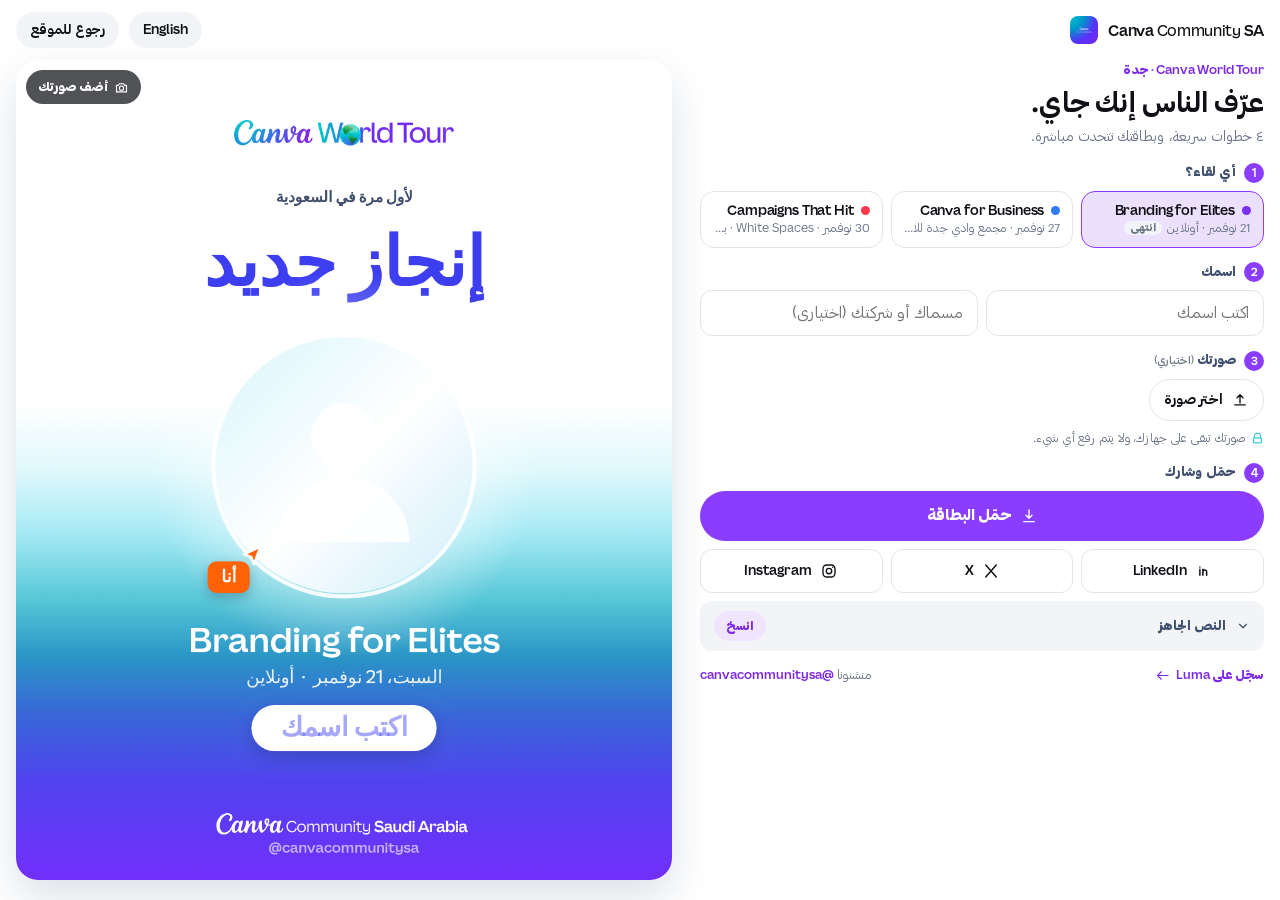
<file: attending/index.html>
<!doctype html>
<html lang="ar" dir="rtl">
<head>
<meta charset="utf-8">
<meta name="viewport" content="width=device-width,initial-scale=1,viewport-fit=cover">
<title>خليني أشوفكم · Canva Community Saudi Arabia</title>
<meta name="description" content="Make your own Canva World Tour share card and post that you are attending. اصنع بطاقتك وشارك إنك حاضر.">
<link rel="icon" href="../assets/logo.png">
<link rel="stylesheet" href="../assets/fonts.css">
<style>
:root{
  --bg:#ffffff; --bg-soft:#f3f4f7; --surface:#ffffff; --fg:#0f1015; --fg-soft:#404f6d; --fg-mute:#6b7488;
  --line:#e3e5ec; --purple:#8b3dff; --purple-ink:#7d2ae8; --tint:#efe5ff; --cyan:#00c4cc;
  --night:#0f1015; --pill:9999px;
  --f-en:"Canva Sans Display",ui-sans-serif,system-ui,-apple-system,"Segoe UI",Arial,sans-serif;
  --f-ar:"Graphik Arabic","Canva Sans Display",Tahoma,sans-serif;
  --shadow:0 18px 40px rgba(24,44,89,.14);
  --top:60px;
}
@media (prefers-color-scheme:dark){:root:not([data-theme="light"]){
  --bg:#0c0d12; --bg-soft:#15161e; --surface:#181922; --fg:#f4f5f8; --fg-soft:#b9bfce; --fg-mute:#8f97ab;
  --line:#282a37; --purple:#a77bff; --purple-ink:#b48dff; --tint:#251b40;
  --shadow:0 18px 40px rgba(0,0,0,.45); color-scheme:dark}}
:root[data-theme="dark"]{
  --bg:#0c0d12; --bg-soft:#15161e; --surface:#181922; --fg:#f4f5f8; --fg-soft:#b9bfce; --fg-mute:#8f97ab;
  --line:#282a37; --purple:#a77bff; --purple-ink:#b48dff; --tint:#251b40;
  --shadow:0 18px 40px rgba(0,0,0,.45); color-scheme:dark}

*,*::before,*::after{box-sizing:border-box}
[hidden]{display:none!important}
html{-webkit-text-size-adjust:100%}
body{margin:0;background:var(--bg);color:var(--fg);font-family:var(--f-en);font-size:15px;line-height:1.45;-webkit-font-smoothing:antialiased}
html[lang="ar"] body{font-family:var(--f-ar);line-height:1.6}
img{max-width:100%;display:block}
a{color:inherit;text-decoration:none}
button,input{font:inherit;color:inherit}
:focus-visible{outline:2.5px solid var(--purple);outline-offset:2px;border-radius:8px}
.ic{width:18px;height:18px;flex:none}
[dir="rtl"] .flip{transform:scaleX(-1)}

/* ---- top bar ---- */
.top{display:flex;align-items:center;gap:10px;height:var(--top);padding-inline:max(16px,env(safe-area-inset-left,0px));max-width:1280px;margin-inline:auto}
.brandmark{display:inline-flex;align-items:center;gap:10px;font-family:var(--f-en);font-size:15px;letter-spacing:-.02em;direction:ltr;white-space:nowrap}
.brandmark img{width:28px;height:28px;border-radius:8px}
.brandmark b{font-weight:800}.brandmark span{font-weight:500}
.top .sp{margin-inline-start:auto}
.ghost{display:inline-flex;align-items:center;height:36px;padding:0 14px;border-radius:var(--pill);border:0;background:var(--bg-soft);font-size:13.5px;font-weight:600;cursor:pointer}
.ghost:hover{background:var(--tint);color:var(--purple-ink)}

/* ---- app: one screen on desktop ---- */
.app{max-width:1280px;margin-inline:auto;padding:0 max(16px,env(safe-area-inset-left,0px)) 16px;
     display:grid;grid-template-columns:minmax(0,1fr) auto;gap:28px;align-items:start}
.panel{display:flex;flex-direction:column;gap:14px;min-width:0}
.preview-col{display:flex;flex-direction:column;align-items:center}
.stage{position:relative;border-radius:22px;overflow:hidden;box-shadow:var(--shadow);background:var(--bg-soft);
       aspect-ratio:4/5;height:calc(100vh - var(--top) - 20px);height:calc(100dvh - var(--top) - 20px);max-height:860px;min-height:380px}
#card{width:100%;height:100%;display:block;touch-action:none}
#card.grab{cursor:grab}#card.grabbing{cursor:grabbing}
.stage .drag{position:absolute;inset-inline-start:12px;bottom:12px;background:rgba(15,16,21,.62);color:#fff;padding:6px 12px;border-radius:var(--pill);font-size:12px;font-weight:600;pointer-events:none;opacity:0;transition:opacity .3s}
.stage .drag.on{opacity:1}
.stage .addph{position:absolute;top:10px;inset-inline-end:10px;display:inline-flex;align-items:center;gap:6px;height:34px;padding:0 12px;border-radius:var(--pill);border:0;background:rgba(15,16,21,.72);color:#fff;font-size:12.5px;font-weight:650;cursor:pointer}
.stage .addph .ic{width:15px;height:15px}

/* ---- heading ---- */
.head h1{margin:0;font-size:clamp(22px,2.2vw,30px);font-weight:700;letter-spacing:-.02em;line-height:1.2}
html[lang="ar"] .head h1{letter-spacing:0;font-weight:600;line-height:1.35}
.head p{margin:4px 0 0;color:var(--fg-mute);font-size:14px}
.eyebrow{display:block;font-size:12.5px;font-weight:700;color:var(--purple-ink);margin-bottom:4px}

/* ---- steps ---- */
.step{display:flex;flex-direction:column;gap:8px}
.lab{display:flex;align-items:center;gap:8px;font-size:13px;font-weight:650;color:var(--fg-soft)}
.lab .n{display:inline-grid;place-items:center;width:20px;height:20px;border-radius:50%;background:var(--purple);color:#fff;font-size:11.5px;font-weight:700;font-family:var(--f-en)}
.lab small{font-weight:500;color:var(--fg-mute)}

.evs{display:grid;grid-template-columns:repeat(3,minmax(0,1fr));gap:8px}
.ev{display:flex;flex-direction:column;align-items:flex-start;gap:2px;padding:10px 12px;border-radius:14px;border:1.5px solid var(--line);background:var(--surface);cursor:pointer;text-align:start;min-width:0;position:relative;transition:border-color .2s,background .2s}
.ev[aria-pressed="true"]{border-color:var(--purple);background:var(--tint)}
:root[data-theme="dark"] .ev[aria-pressed="true"],
html:not([data-theme="light"]) .ev[aria-pressed="true"]{background:color-mix(in srgb,var(--purple) 16%,transparent)}
.ev b{display:flex;align-items:center;gap:7px;font-family:var(--f-en);font-weight:700;font-size:13.5px;letter-spacing:-.01em;line-height:1.25;max-width:100%}
.ev b span{overflow:hidden;text-overflow:ellipsis;white-space:nowrap;unicode-bidi:plaintext}
.ev .dot{width:9px;height:9px;border-radius:50%;flex:none}
.ev small{display:block;color:var(--fg-mute);font-size:12px;line-height:1.3;white-space:nowrap;overflow:hidden;text-overflow:ellipsis;max-width:100%}
.ev .past{display:inline-block;margin-inline-start:4px;font-size:10.5px;font-weight:700;padding:0 6px;border-radius:var(--pill);background:var(--bg-soft);color:var(--fg-mute);vertical-align:1px}
.ev .venue{}

.two{display:grid;grid-template-columns:1fr 1fr;gap:8px}
.inp{width:100%;height:46px;padding:0 14px;border-radius:12px;border:1.5px solid var(--line);background:var(--surface);font-size:16px;transition:border-color .2s}
.inp:focus{outline:0;border-color:var(--purple)}

.photo-row{display:flex;align-items:center;gap:8px}
.filebtn{display:inline-flex;align-items:center;gap:8px;height:42px;padding:0 14px;border-radius:var(--pill);border:1.5px solid var(--line);background:var(--surface);font-size:14px;font-weight:600;cursor:pointer;white-space:nowrap}
.filebtn:hover{border-color:var(--purple)}
.filebtn.x{padding:0 12px;color:var(--fg-mute)}
input[type=file]{position:absolute;width:1px;height:1px;opacity:0;pointer-events:none}
.zoom{flex:1;display:flex;align-items:center;gap:8px;min-width:0}
.zoom svg{width:16px;height:16px;flex:none;color:var(--fg-mute)}
.rng{flex:1;min-width:0;accent-color:var(--purple);direction:ltr}
.hint{font-size:12px;color:var(--fg-mute);margin:0;display:flex;align-items:center;gap:6px}
.hint svg{width:13px;height:13px;flex:none;color:var(--cyan)}

/* ---- actions ---- */
.actions{display:flex;gap:8px}
.btn{display:inline-flex;align-items:center;justify-content:center;gap:8px;height:50px;padding:0 20px;border-radius:var(--pill);font-weight:650;font-size:15px;border:0;cursor:pointer;white-space:nowrap;transition:background .2s}
.btn-primary{background:var(--purple);color:#fff;flex:1}
.btn-primary:hover{background:var(--purple-ink)}
.btn-share{background:var(--fg);color:var(--bg);flex:1}
.nets{display:grid;grid-template-columns:repeat(3,1fr);gap:8px}
.net{display:flex;align-items:center;justify-content:center;gap:8px;height:44px;border-radius:12px;border:1.5px solid var(--line);background:var(--surface);font-size:13.5px;font-weight:650;cursor:pointer;transition:border-color .2s,color .2s}
.net svg{width:18px;height:18px;flex:none}
.net.li:hover{border-color:#0a66c2;color:#0a66c2}
.net.x:hover{border-color:var(--fg)}
.net.ig:hover{border-color:#d946d0;color:#d946d0}
.share-h{font-size:12.5px;color:var(--fg-mute);margin:0}

.cap{border-radius:12px;background:var(--bg-soft)}
.cap summary{display:flex;align-items:center;gap:10px;padding:10px 14px;cursor:pointer;list-style:none;font-size:13px;font-weight:650;color:var(--fg-soft)}
.cap summary::-webkit-details-marker{display:none}
.cap summary .chev{width:14px;height:14px;transition:transform .2s}
.cap[open] summary .chev{transform:rotate(180deg)}
.cap .copy{margin-inline-start:auto;height:30px;padding:0 12px;border-radius:var(--pill);border:0;background:var(--tint);color:var(--purple-ink);font-size:12.5px;font-weight:650;cursor:pointer}
.cap pre{margin:0;padding:0 14px 12px;font:inherit;font-size:13px;line-height:1.6;color:var(--fg-soft);white-space:pre-wrap;word-break:break-word;unicode-bidi:plaintext;text-align:start;max-height:130px;overflow:auto}

.foot{display:flex;align-items:center;justify-content:space-between;gap:10px;flex-wrap:wrap;font-size:12.5px;color:var(--fg-mute)}
.foot a{color:var(--purple-ink);font-weight:650}
.reg{display:inline-flex;align-items:center;gap:6px;font-weight:650;color:var(--purple-ink)}
.reg .ic{width:15px;height:15px}

.toast{position:fixed;inset-inline:16px;bottom:18px;margin-inline:auto;max-width:520px;z-index:70;background:var(--night);color:#fff;padding:12px 16px;border-radius:14px;font-size:14px;font-weight:550;text-align:center;box-shadow:0 18px 40px rgba(0,0,0,.35);opacity:0;transform:translateY(12px);pointer-events:none;transition:opacity .3s,transform .3s}
.toast.on{opacity:1;transform:none}

/* short laptop screens: tighten so everything stays in one frame */
@media (min-width:901px) and (max-height:760px){
  .panel{gap:10px}.head p{display:none}
  .inp{height:42px}.btn{height:46px}.net{height:40px}.filebtn{height:38px}
}

/* ---- phones & tablets: everything in one screen, actions pinned ---- */
@media (max-width:900px){
  :root{--top:50px}
  .top{gap:8px}
  .brandmark{font-size:14px}.brandmark img{width:26px;height:26px}
  .ghost{height:32px;padding:0 12px;font-size:12.5px}
  #backBtn{display:none}
  .app{grid-template-columns:1fr;gap:10px;padding-bottom:calc(76px + env(safe-area-inset-bottom,0px))}
  .preview-col{order:-1}
  .stage{height:clamp(170px,calc(100svh - 405px),50svh);width:auto;min-height:0;max-height:none;border-radius:16px;box-shadow:0 10px 26px rgba(0,0,0,.25)}
  .head,.hint,.lab,#labPhotoStep:not(.has){display:none}
  .panel{gap:10px}
  .step{gap:6px}
  .evs{gap:6px}
  .ev{padding:8px 9px;border-radius:12px;justify-content:center}
  .ev b{align-items:flex-start;font-size:12.5px}
  .ev b span{white-space:normal;overflow:visible;line-height:1.2}
  .ev .dot{margin-top:4px;width:8px;height:8px}
  .ev small{font-size:11px}
  .ev .venue{display:none}
  .inp{height:44px;border-radius:11px;font-size:16px}
  .two{gap:6px}
  .filebtn{height:38px;font-size:13px}
  .nets{gap:6px}.net{height:40px;border-radius:11px}
  .net span{display:none}
  .stage .addph{top:auto;bottom:8px;inset-inline-end:8px;height:32px;padding:0 10px;font-size:12px;background:rgba(15,16,21,.78)}
  .app:has(#labPhotoStep.has) .addph{display:none}
  .stage .drag{inset-inline-start:50%;bottom:auto;top:8px;transform:translateX(-50%);white-space:nowrap}
  [dir="rtl"] .stage .drag{transform:translateX(50%)}
  .app:has(#labPhotoStep.has) .stage{height:clamp(165px,calc(100svh - 450px),46svh)}
  .cap summary{padding:8px 12px}
  .actions{position:fixed;inset-inline:0;bottom:0;z-index:60;padding:10px max(16px,env(safe-area-inset-left,0px)) calc(10px + env(safe-area-inset-bottom,0px));background:color-mix(in srgb,var(--bg) 92%,transparent);backdrop-filter:blur(12px);-webkit-backdrop-filter:blur(12px);border-top:1px solid var(--line)}
  .btn{height:48px}
  .foot{font-size:12px}
}
@media (max-width:400px){ .ev b{font-size:12px} }
/* very short phones: the caption is still copied by every share button */
@media (max-width:900px) and (max-height:620px){ .cap{display:none} .foot{font-size:11.5px} }
</style>
</head>
<body>

<div class="toast" id="toast" role="status" aria-live="polite"></div>

<header class="top">
  <a class="brandmark" href="../" aria-label="Canva Community Saudi Arabia">
    <img src="../assets/logo.png" alt=""><span><b>Canva</b> Community <b>SA</b></span>
  </a>
  <span class="sp"></span>
  <button class="ghost" id="langBtn" type="button"></button>
  <a class="ghost" href="../" id="backBtn"></a>
</header>

<main class="app">
  <section class="panel">
    <div class="head">
      <span class="eyebrow" id="eyebrow"></span>
      <h1 id="title"></h1>
      <p id="sub"></p>
    </div>

    <div class="step">
      <span class="lab"><span class="n">1</span><span id="labEvent"></span></span>
      <div class="evs" id="evs"></div>
    </div>

    <div class="step">
      <span class="lab"><span class="n">2</span><span id="labInfo"></span></span>
      <div class="two">
        <input class="inp" id="nm" maxlength="34" autocomplete="name" aria-label="Name">
        <input class="inp" id="rl" maxlength="46" autocomplete="organization-title" aria-label="Role">
      </div>
    </div>

    <div class="step" id="labPhotoStep">
      <span class="lab"><span class="n">3</span><span id="labPhoto"></span></span>
      <div class="photo-row">
        <label class="filebtn" for="ph">
          <svg class="ic" viewBox="0 0 24 24" aria-hidden="true"><path d="M12 16V5m0 0L8 9m4-4 4 4M5 18.5h14" fill="none" stroke="currentColor" stroke-width="1.8" stroke-linecap="round" stroke-linejoin="round"/></svg>
          <span id="labPhotoBtn"></span>
        </label>
        <input type="file" id="ph" accept="image/*">
        <div class="zoom" id="zoomWrap" hidden>
          <svg viewBox="0 0 24 24" aria-hidden="true"><circle cx="11" cy="11" r="6.5" fill="none" stroke="currentColor" stroke-width="1.8"/><path d="m16 16 4 4M8.5 11h5M11 8.5v5" fill="none" stroke="currentColor" stroke-width="1.8" stroke-linecap="round"/></svg>
          <input class="rng" type="range" id="zoom" min="100" max="260" value="100" aria-label="Zoom">
        </div>
        <button class="filebtn x" id="clearPh" type="button" hidden></button>
      </div>
      <p class="hint">
        <svg viewBox="0 0 24 24" aria-hidden="true"><path d="M6 11V8a6 6 0 1 1 12 0v3M5 11h14v9H5z" fill="none" stroke="currentColor" stroke-width="1.8" stroke-linejoin="round"/></svg>
        <span id="privacy"></span>
      </p>
    </div>

    <div class="step">
      <span class="lab"><span class="n">4</span><span id="labShareH"></span></span>
      <div class="actions">
        <button class="btn btn-primary" id="dl" type="button">
          <svg class="ic" viewBox="0 0 24 24" aria-hidden="true"><path d="M12 4v11m0 0 4-4m-4 4-4-4M5 19.5h14" fill="none" stroke="currentColor" stroke-width="1.8" stroke-linecap="round" stroke-linejoin="round"/></svg>
          <span id="labDl"></span>
        </button>
        <button class="btn btn-share" id="shareBtn" type="button" hidden>
          <svg class="ic" viewBox="0 0 24 24" aria-hidden="true"><path d="M12 16V4m0 0L8 8m4-4 4 4M5 14v5.5h14V14" fill="none" stroke="currentColor" stroke-width="1.8" stroke-linecap="round" stroke-linejoin="round"/></svg>
          <span id="labShare"></span>
        </button>
      </div>
      <div class="nets">
        <button class="net li" type="button" data-net="li">
          <svg viewBox="0 0 24 24" aria-hidden="true"><path d="M6.5 9.5v8M6.5 6.5v.01M10.5 17.5v-4.5a2.5 2.5 0 0 1 5 0v4.5M10.5 9.5v8" fill="none" stroke="currentColor" stroke-width="2" stroke-linecap="round"/></svg>
          <span>LinkedIn</span>
        </button>
        <button class="net x" type="button" data-net="x">
          <svg viewBox="0 0 24 24" aria-hidden="true"><path d="M5 4l14 16M19 4L5 20" fill="none" stroke="currentColor" stroke-width="1.9" stroke-linecap="round"/></svg>
          <span>X</span>
        </button>
        <button class="net ig" type="button" data-net="ig">
          <svg viewBox="0 0 24 24" aria-hidden="true"><rect x="4" y="4" width="16" height="16" rx="5" fill="none" stroke="currentColor" stroke-width="1.8"/><circle cx="12" cy="12" r="3.6" fill="none" stroke="currentColor" stroke-width="1.8"/><circle cx="17" cy="7" r="1" fill="currentColor"/></svg>
          <span>Instagram</span>
        </button>
      </div>
      <details class="cap">
        <summary>
          <svg class="chev" viewBox="0 0 24 24" aria-hidden="true"><path d="m6 9 6 6 6-6" fill="none" stroke="currentColor" stroke-width="2" stroke-linecap="round" stroke-linejoin="round"/></svg>
          <span id="labCap"></span>
          <button class="copy" id="copyBtn" type="button"></button>
        </summary>
        <pre id="capText"></pre>
      </details>
    </div>

    <div class="foot">
      <a class="reg" id="reg" target="_blank" rel="noopener"><span id="labReg"></span>
        <svg class="ic flip" viewBox="0 0 24 24" aria-hidden="true"><path d="M3 12h17M14 6l6 6-6 6" fill="none" stroke="currentColor" stroke-width="1.8" stroke-linecap="round" stroke-linejoin="round"/></svg>
      </a>
      <span id="note"></span>
    </div>
  </section>

  <div class="preview-col">
    <div class="stage">
      <canvas id="card" width="1080" height="1350" role="img"></canvas>
      <span class="drag" id="dragHint"></span>
      <button class="addph" id="addPh" type="button">
        <svg class="ic" viewBox="0 0 24 24" aria-hidden="true"><path d="M4 8.5h3l1.6-2.5h6.8L17 8.5h3V19H4z" fill="none" stroke="currentColor" stroke-width="1.8" stroke-linejoin="round"/><circle cx="12" cy="13" r="3.4" fill="none" stroke="currentColor" stroke-width="1.8"/></svg>
        <span id="labAddPh"></span>
      </button>
    </div>
  </div>
</main>

<script>

/* =======================================================================
   Canva World Tour · attendee share card
   Everything happens in this browser: the photo is read with FileReader,
   drawn straight to a canvas, and never uploaded anywhere.
   ======================================================================= */

/* ---------- copy ---------- */
const COPY = {
  eyebrow:  ['Canva World Tour · Jeddah', 'Canva World Tour · جدة'],
  title:    ['Tell everyone you’re coming.', 'عرّف الناس إنك جاي.'],
  sub:      ['4 quick steps. Your card updates live.', '٤ خطوات سريعة، وبطاقتك تتحدث مباشرة.'],
  labInfo:  ['Your name', 'اسمك'],
  rolePh:   ['Job title or company (optional)', 'مسماك أو شركتك (اختياري)'],
  labEvent: ['Which session?', 'أي لقاء؟'],
  labName:  ['Your name', 'اسمك'],
  labRole:  ['Job title or company', 'مسماك الوظيفي أو شركتك'],
  optional: ['optional', 'اختياري'],
  labPhoto: ['Your photo', 'صورتك'],
  photoBtn: ['Choose a photo', 'اختر صورة'],
  photoOff: ['Remove', 'احذف'],
  addPh:    ['Add your photo', 'أضف صورتك'],
  changePh: ['Change photo', 'غيّر الصورة'],
  labZoom:  ['Zoom', 'التكبير'],
  privacy:  ['Your photo stays on this device. Nothing is uploaded.', 'صورتك تبقى على جهازك، ولا يتم رفع أي شيء.'],
  dl:       ['Download card', 'حمّل البطاقة'],
  reg:      ['Register on Luma', 'سجّل على Luma'],
  drag:     ['Drag to reposition', 'اسحب لتحريك الصورة'],
  note:     ['Tag us ', 'منشنونا '],
  namePh:   ['Write your name', 'اكتب اسمك'],
  back:     ['Back to the site', 'رجوع للموقع'],
  attending:['I’m attending', 'خليني أشوفكم في'],
  attended: ['New milestone', 'إنجاز جديد'],
  firstKsa: ['First time in Saudi Arabia', 'لأول مرة في السعودية'],
  online:   ['Online', 'أونلاين'],
  past:     ['Done', 'انتهى'],
  me:       ['You', 'أنا'],
  shareH:   ['Save & share', 'حمّل وشارك'],
  shareHs:  ['the caption is written for you', 'النص مكتوب لك'],
  share:    ['Share', 'شارك'],
  capLab:   ['Ready caption', 'النص الجاهز'],
  copy:     ['Copy', 'انسخ'],
  copied:   ['Caption copied.', 'نسخنا النص.'],
  copyFail: ['Could not copy — select the text and copy it yourself.', 'ما قدرنا ننسخ — ظلّل النص وانسخه بنفسك.'],
  tLi:      ['Image saved and caption copied. Paste it in LinkedIn and attach the image.', 'حمّلنا الصورة ونسخنا النص. الصقه في LinkedIn وأرفق الصورة.'],
  tX:       ['Image saved and the post is open with the text ready. Attach the image before you send.', 'حمّلنا الصورة والنص جاهز في X. أرفق الصورة قبل النشر.'],
  tIg:      ['Image saved and caption copied. Instagram only posts from the phone app.', 'حمّلنا الصورة ونسخنا النص. إنستقرام ينشر من تطبيق الجوال بس.'],
  tSaved:   ['Image saved and caption copied.', 'حمّلنا الصورة ونسخنا النص.']
};

/* ---------- events: the page ships a copy, the data file wins ---------- */
let EVENTS = [
  { slug:'branding', title:'Branding for Elites', color:'#7b2ff2', format:'online',
    start:'2026-11-21T19:00:00+03:00', end:'2026-11-21T20:30:00+03:00',
    venue:{en:'Online', ar:'أونلاين'}, register:'https://lu.ma/ot9xgj85' },
  { slug:'business', title:'Canva for Business', color:'#2f7cf6', format:'inperson',
    start:'2026-11-27T16:00:00+03:00', end:'2026-11-27T21:00:00+03:00',
    venue:{en:'Wadi Jeddah Innovation Complex', ar:'مجمع وادي جدة للابتكار'}, register:'https://lu.ma/6yy8yxk4' },
  { slug:'campaign', title:'Campaigns That Hit', color:'#ff3b4b', format:'inperson',
    start:'2026-11-30T18:00:00+03:00', end:'2026-11-30T21:00:00+03:00',
    venue:{en:'White Spaces · Randa Tower, Jeddah', ar:'White Spaces · برج رندة، جدة'}, register:'https://lu.ma/36tt6ifu' }
];

/* ---------- state ---------- */
let LANG = 'ar';
try { const v = localStorage.getItem('cc-lang'); if (v === 'en' || v === 'ar') LANG = v; } catch(e){}
const S = { slug:null, name:'', role:'', img:null, zoom:1, ox:0, oy:0 };
let LOCKUP = null, LOGO = null, READY = false;   /* LOGO: the official white community lockup */

const $ = s => document.querySelector(s);
const T = k => COPY[k][LANG === 'ar' ? 1 : 0];
const AR = /[؀-ۿݐ-ݿ]/;
const isAr = s => AR.test(s || '');
const ev = () => EVENTS.find(e => e.slug === S.slug) || EVENTS[0];
const isPast = e => e.end && new Date(e.end) < new Date();

const fmtDate = e => new Intl.DateTimeFormat(LANG === 'ar' ? 'ar-SA-u-ca-gregory-nu-latn' : 'en-GB',
  { weekday:'long', day:'numeric', month:'long', timeZone:'Asia/Riyadh' }).format(new Date(e.start));
const fmtShort = e => new Intl.DateTimeFormat(LANG === 'ar' ? 'ar-SA-u-ca-gregory-nu-latn' : 'en-GB',
  { day:'numeric', month:'short', timeZone:'Asia/Riyadh' }).format(new Date(e.start));

/* ---------- canvas helpers ---------- */
const W = 1080, CH = 1350;
const ctx = $('#card').getContext('2d');

function face(px, weight, arabic){
  return `${weight} ${px}px ${arabic ? '"Graphik Arabic","Canva Sans Display"' : '"Canva Sans Display","Graphik Arabic"'}, sans-serif`;
}
function setText(px, weight, arabic, align){
  ctx.font = face(px, weight, arabic);
  ctx.direction = arabic ? 'rtl' : 'ltr';
  ctx.textAlign = align;
  ctx.textBaseline = 'alphabetic';
}
const SPARK = new Path2D('M12 1.5c.7 5.2 2.8 8.3 10.5 10.5-7.7 2.2-9.8 5.3-10.5 10.5-.7-5.2-2.8-8.3-10.5-10.5C9.2 9.8 11.3 6.7 12 1.5z');
function spark(x, y, size, alpha){
  ctx.save();
  ctx.translate(x, y); ctx.scale(size / 24, size / 24); ctx.translate(-12, -12);
  ctx.globalAlpha = alpha; ctx.fillStyle = '#fff'; ctx.fill(SPARK);
  ctx.restore();
}
function roundRect(x, y, w, h, r){
  ctx.beginPath();
  ctx.moveTo(x + r, y);
  ctx.arcTo(x + w, y, x + w, y + h, r);
  ctx.arcTo(x + w, y + h, x, y + h, r);
  ctx.arcTo(x, y + h, x, y, r);
  ctx.arcTo(x, y, x + w, y, r);
  ctx.closePath();
}
function fitText(text, px, weight, arabic, maxW, minPx){
  let size = px;
  while (size > minPx) {
    ctx.font = face(size, weight, arabic);
    if (ctx.measureText(text).width <= maxW) break;
    size -= 2;
  }
  return size;
}

/* ---------- the card ---------- */
function cursorTag(x, y, label, col, mirror){
  const ARROW = new Path2D('M4 2.5l6.8 18.2 2.5-7.7 7.7-2.6z');
  const k = 38 / 24;
  ctx.save();
  ctx.translate(x, y);
  if (mirror) ctx.scale(-1, 1);
  ctx.scale(k, k);
  ctx.fillStyle = col; ctx.strokeStyle = '#fff'; ctx.lineWidth = 2.4; ctx.lineJoin = 'round';
  ctx.fill(ARROW); ctx.stroke(ARROW);
  ctx.restore();

  const ar = isAr(label);
  setText(28, ar ? 600 : 700, ar, 'center');
  const w = ctx.measureText(label).width + 44, h = 52;
  const bx = mirror ? x - 24 - w : x + 24;
  ctx.save();
  ctx.shadowColor = 'rgba(16,24,64,.28)'; ctx.shadowBlur = 20; ctx.shadowOffsetY = 7;
  ctx.fillStyle = col;
  roundRect(bx, y + 28, w, h, 15);
  ctx.fill();
  ctx.restore();
  ctx.fillStyle = '#fff';
  setText(28, ar ? 600 : 700, ar, 'center');
  ctx.fillText(label, bx + w / 2, y + 28 + 35);
}

let rafId = 0;
function draw(){
  if (!READY || rafId) return;
  rafId = requestAnimationFrame(() => { rafId = 0; drawNow(); });
}
function flushDraw(){
  if (rafId) { cancelAnimationFrame(rafId); rafId = 0; }
  if (READY) drawNow();
}
function drawNow(){
  const e = ev(), rtl = LANG === 'ar', mid = W / 2;

  ctx.setTransform(1, 0, 0, 1, 0, 0);
  ctx.clearRect(0, 0, W, CH);

  /* white at the top, the tour gradient underneath */
  const g = ctx.createLinearGradient(0, 0, 0, CH);
  g.addColorStop(0, '#ffffff');
  g.addColorStop(.42, '#ffffff');
  g.addColorStop(.50, '#e1f9fd');
  g.addColorStop(.58, '#a3e9f4');
  g.addColorStop(.66, '#55c6d7');
  g.addColorStop(.73, '#2a94c6');
  g.addColorStop(.80, '#3966d9');
  g.addColorStop(.88, '#5143ef');
  g.addColorStop(1, '#722ffb');
  ctx.fillStyle = g;
  ctx.fillRect(0, 0, W, CH);

  /* the real Canva World Tour lockup, centred */
  if (LOCKUP) {
    const lh = 56, lw = lh * (LOCKUP.width / LOCKUP.height);
    ctx.drawImage(LOCKUP, mid - lw / 2, 92, lw, lh);
  }

  /* eyebrow */
  const eb = T('firstKsa'), ebAr = isAr(eb);
  setText(25, 600, ebAr, 'center');
  if (!ebAr) try { ctx.letterSpacing = '0.16em'; } catch(_){}
  ctx.fillStyle = '#404f6d';
  ctx.fillText(ebAr ? eb : eb.toUpperCase(), mid, 234);
  try { ctx.letterSpacing = '0px'; } catch(_){}

  /* headline */
  const head = isPast(e) ? T('attended') : T('attending');
  const headAr = isAr(head);
  const hs = fitText(head, 112, headAr ? 600 : 700, headAr, W - 150, 60);
  setText(hs, headAr ? 600 : 700, headAr, 'center');
  ctx.fillStyle = '#3c3ef0';
  ctx.fillText(head, mid, 372);
  const headInk = 372 + ctx.measureText(head).actualBoundingBoxDescent;

  /* size the event title now, so the photo can be centred on what is really left */
  const ts = fitText(e.title, 56, 700, false, W - 150, 32);
  setText(ts, 700, false, 'center');
  const titleInk = 975 - ctx.measureText(e.title).actualBoundingBoxAscent;

  /* ---- the person, optically centred between the headline and the event ---- */
  const CX = mid;
  const R = Math.max(150, Math.min(212, Math.floor((titleInk - headInk) / 2) - 52));
  const CY = Math.round((headInk + titleInk) / 2);
  let rg = ctx.createRadialGradient(CX, CY, R * .55, CX, CY, R * 1.5);
  rg.addColorStop(0, 'rgba(255,255,255,.7)');
  rg.addColorStop(1, 'rgba(255,255,255,0)');
  ctx.fillStyle = rg;
  ctx.beginPath(); ctx.arc(CX, CY, R * 1.5, 0, Math.PI * 2); ctx.fill();

  ctx.save();
  ctx.beginPath(); ctx.arc(CX, CY, R, 0, Math.PI * 2); ctx.closePath();
  const dg = ctx.createLinearGradient(CX - R, CY - R, CX + R, CY + R);
  dg.addColorStop(0, '#d9f6fc'); dg.addColorStop(.52, '#ffffff'); dg.addColorStop(1, '#cfeefb');
  ctx.fillStyle = dg; ctx.fill();
  ctx.clip();
  if (S.img) {
    const im = S.img;
    const base = (R * 2) / Math.min(im.width, im.height);
    const sc = base * S.zoom;
    const dw = im.width * sc, dh = im.height * sc;
    ctx.drawImage(im, CX - dw / 2 + S.ox, CY - dh / 2 + S.oy, dw, dh);
  } else {
    ctx.fillStyle = 'rgba(255,255,255,.96)';
    ctx.beginPath(); ctx.arc(CX, CY - 46, 54, 0, Math.PI * 2); ctx.fill();
    ctx.beginPath(); ctx.arc(CX, CY + 128, 108, Math.PI, 0); ctx.fill();
  }
  ctx.restore();

  ctx.save();
  ctx.strokeStyle = 'rgba(255,255,255,.9)'; ctx.lineWidth = 7;
  ctx.beginPath(); ctx.arc(CX, CY + 2, R + 3, 0, Math.PI * 2); ctx.stroke();
  ctx.restore();

  cursorTag(rtl ? CX - R * .62 : CX + R * .62, CY + R * .62, T('me'), '#ff6105', rtl);

  /* ---- the event ---- */
  setText(ts, 700, false, 'center');
  ctx.fillStyle = '#fff';
  ctx.fillText(e.title, mid, 975);

  const venue = e.format === 'online' ? T('online') : (LANG === 'ar' ? e.venue.ar : e.venue.en);
  const meta = fmtDate(e) + '  ·  ' + venue;
  const ms = fitText(meta, 30, 500, isAr(meta), W - 150, 20);
  setText(ms, 500, isAr(meta), 'center');
  ctx.fillStyle = 'rgba(255,255,255,.9)';
  ctx.fillText(meta, mid, 1026);

  /* ---- the name, on a white pill ---- */
  const typed = S.name.trim();
  const name = typed || T('namePh');
  const nameAr = isAr(name);
  const ns = fitText(name, 44, nameAr ? 600 : 700, nameAr, W - 300, 26);
  setText(ns, nameAr ? 600 : 700, nameAr, 'center');
  const pw = Math.min(W - 150, ctx.measureText(name).width + 96), ph = 76;
  ctx.save();
  ctx.shadowColor = 'rgba(16,24,64,.22)'; ctx.shadowBlur = 30; ctx.shadowOffsetY = 10;
  ctx.fillStyle = '#fff';
  roundRect(mid - pw / 2, 1062, pw, ph, ph / 2);
  ctx.fill();
  ctx.restore();
  setText(ns, nameAr ? 600 : 700, nameAr, 'center');
  ctx.fillStyle = typed ? '#3c3ef0' : 'rgba(60,62,240,.45)';
  ctx.fillText(name, mid, 1062 + 51);

  if (S.role.trim()) {
    const roleAr = isAr(S.role);
    const rs = fitText(S.role.trim(), 29, 500, roleAr, W - 180, 19);
    setText(rs, 500, roleAr, 'center');
    ctx.fillStyle = 'rgba(255,255,255,.88)';
    ctx.fillText(S.role.trim(), mid, 1176);
  }

  /* ---- who made it: the official Canva Community Saudi Arabia lockup ---- */
  if (LOGO) {
    const lw = 430, lh = lw * (LOGO.naturalHeight / LOGO.naturalWidth);
    ctx.drawImage(LOGO, mid - lw / 2, 1240, lw, lh);
  }

  setText(23, 600, false, 'center');
  ctx.direction = 'ltr';
  ctx.fillStyle = 'rgba(255,255,255,.62)';
  ctx.fillText('@canvacommunitysa', mid, 1305);

  const cap = document.getElementById('capText');
  if (cap && cap.closest('details').open) cap.textContent = caption();
}
/* ---------- UI ---------- */
function paintCopy(){
  document.documentElement.lang = LANG;
  document.documentElement.dir = LANG === 'ar' ? 'rtl' : 'ltr';
  $('#langBtn').textContent = LANG === 'ar' ? 'English' : 'عربي';
  $('#backBtn').textContent = T('back');
  $('#eyebrow').textContent = T('eyebrow');
  $('#title').textContent = T('title');
  $('#sub').textContent = T('sub');
  $('#labEvent').textContent = T('labEvent');
  $('#labInfo').textContent = T('labInfo');
  $('#rl').placeholder = T('rolePh');
  $('#labPhoto').innerHTML = T('labPhoto') + ' <small>(' + T('optional') + ')</small>';
  $('#labPhotoBtn').textContent = T('photoBtn');
  $('#labAddPh').textContent = S.img ? T('changePh') : T('addPh');
  $('#clearPh').textContent = T('photoOff');
  $('#privacy').textContent = T('privacy');
  $('#labDl').textContent = T('dl');
  $('#labReg').textContent = T('reg');
  $('#dragHint').textContent = T('drag');
  $('#nm').placeholder = T('namePh');
  $('#note').innerHTML = T('note') + '<a href="https://www.instagram.com/canvacommunitysa/" target="_blank" rel="noopener">@canvacommunitysa</a>';
  $('#labShareH').textContent = T('shareH');
  $('#labShare').textContent = T('share');
  $('#labCap').textContent = T('capLab');
  $('#copyBtn').textContent = T('copy');
  $('#shareBtn').hidden = !CAN_SHARE_FILES;
  $('#reg').href = ev().register || '#';
  paintEvents();
}
function paintEvents(){
  $('#evs').innerHTML = EVENTS.map(e => `
    <button class="ev" type="button" data-slug="${e.slug}" aria-pressed="${e.slug === S.slug}" title="${e.title}">
      <b><span class="dot" style="background:${e.color}"></span><span>${e.title}</span></b>
      <small>${fmtShort(e)}<span class="venue"> · ${e.format === 'online' ? T('online') : (LANG === 'ar' ? e.venue.ar : e.venue.en)}</span>${isPast(e) ? `<span class="past">${T('past')}</span>` : ''}</small>
    </button>`).join('');
}

function pick(slug){
  S.slug = slug;
  $('#reg').href = ev().register || '#';
  paintEvents();
  draw();
}

/* photo */
$('#ph').addEventListener('change', ev2 => {
  const f = ev2.target.files && ev2.target.files[0];
  if (!f) return;
  const fr = new FileReader();
  fr.onload = () => {
    const im = new Image();
    im.onload = () => {
      S.img = im; S.zoom = 1; S.ox = 0; S.oy = 0;
      $('#zoom').value = 100;
      $('#zoomWrap').hidden = false;
      $('#clearPh').hidden = false;
      $('#labPhotoStep').classList.add('has');
      $('#labAddPh').textContent = T('changePh');
      $('#card').classList.add('grab');
      $('#dragHint').classList.add('on');
      setTimeout(() => $('#dragHint').classList.remove('on'), 2600);
      draw();
    };
    im.src = fr.result;                 // stays in this tab, never sent anywhere
  };
  fr.readAsDataURL(f);
});
$('#clearPh').addEventListener('click', () => {
  S.img = null; $('#ph').value = '';
  $('#zoomWrap').hidden = true; $('#clearPh').hidden = true;
  $('#labPhotoStep').classList.remove('has');
  $('#labAddPh').textContent = T('addPh');
  $('#card').classList.remove('grab');
  $('#dragHint').classList.remove('on');
  draw();
});
$('#zoom').addEventListener('input', e => { S.zoom = +e.target.value / 100; draw(); });

/* drag to reposition, in card pixels */
let dragging = false, lastX = 0, lastY = 0;
const cardEl = $('#card');
$('#addPh').addEventListener('click', () => $('#ph').click());
cardEl.addEventListener('click', () => { if (!S.img) $('#ph').click(); });
cardEl.addEventListener('pointerdown', e => {
  if (!S.img) return;
  dragging = true; lastX = e.clientX; lastY = e.clientY;
  cardEl.setPointerCapture(e.pointerId);
  cardEl.classList.add('grabbing');
});
cardEl.addEventListener('pointermove', e => {
  if (!dragging) return;
  const k = W / cardEl.getBoundingClientRect().width;
  S.ox += (e.clientX - lastX) * k;
  S.oy += (e.clientY - lastY) * k;
  lastX = e.clientX; lastY = e.clientY;
  draw();
});
['pointerup','pointercancel'].forEach(t => cardEl.addEventListener(t, () => {
  dragging = false; cardEl.classList.remove('grabbing');
}));

/* text */
$('#nm').addEventListener('input', e => { S.name = e.target.value; draw(); });
$('#rl').addEventListener('input', e => { S.role = e.target.value; draw(); });
$('#evs').addEventListener('click', e => {
  const b = e.target.closest('.ev'); if (b) pick(b.dataset.slug);
});
$('#langBtn').addEventListener('click', () => {
  LANG = LANG === 'ar' ? 'en' : 'ar';
  try { localStorage.setItem('cc-lang', LANG); } catch(e){}
  paintCopy(); draw();
});

/* ---------- the card as a file ---------- */
const fileName = () => {
  const who = (S.name.trim() || 'canva-community').replace(/[^\p{L}\p{N}]+/gu, '-').replace(/^-|-$/g, '').toLowerCase();
  return `cwt-${ev().slug}-${who}.png`;
};
const pngBlob = () => { flushDraw(); return new Promise(r => cardEl.toBlob(r, 'image/png')); };
function saveBlob(b){
  const url = URL.createObjectURL(b);
  const a = document.createElement('a');
  a.href = url; a.download = fileName();
  document.body.appendChild(a); a.click(); a.remove();
  setTimeout(() => URL.revokeObjectURL(url), 1500);
}

/* ---------- the caption, written so the post markets the community ---------- */
function siteUrl(){
  const o = location.origin;
  return /^https?:/.test(o) && !/localhost|127\.0\.0\.1|\[::1\]/.test(o) ? o + '/' : '';
}
function caption(){
  const e = ev(), ar = LANG === 'ar', past = isPast(e);
  const venue = e.format === 'online' ? T('online') : (ar ? e.venue.ar : e.venue.en);
  const when = fmtDate(e) + ' \u00b7 ' + venue;
  const next = EVENTS.filter(x => !isPast(x) && x.slug !== e.slug)[0];
  const site = siteUrl();
  const lines = [];

  if (ar) {
    lines.push(past
      ? `\u0633\u0639\u064a\u062f \u0625\u0646\u064a \u062d\u0636\u0631\u062a \u0641\u0639\u0627\u0644\u064a\u0629 ${e.title}\u060c \u0645\u0646 \u062c\u0648\u0644\u0629 Canva World Tour\u060c \u0648\u0644\u0623\u0648\u0644 \u0645\u0631\u0629 \u0641\u064a \u0627\u0644\u0633\u0639\u0648\u062f\u064a\u0629.`
      : `\u0633\u0639\u064a\u062f \u0625\u0646\u064a \u0631\u0627\u062d \u0623\u062d\u0636\u0631 \u0641\u0639\u0627\u0644\u064a\u0629 ${e.title}\u060c \u0645\u0646 \u062c\u0648\u0644\u0629 Canva World Tour\u060c \u0648\u0644\u0623\u0648\u0644 \u0645\u0631\u0629 \u0641\u064a \u0627\u0644\u0633\u0639\u0648\u062f\u064a\u0629.`);
    lines.push('');
    lines.push(when);
    lines.push('');
    if (!past && e.register) {
      lines.push(`\u0648\u0627\u0646\u062a \u0643\u0645\u0627\u0646 \u0641\u0631\u0635\u062a\u0643 \u062a\u0633\u062c\u0644 \u0627\u0644\u0622\u0646: ${e.register}`);
    } else if (next && next.register) {
      lines.push(`\u0648\u0627\u0646\u062a \u0643\u0645\u0627\u0646 \u0641\u0631\u0635\u062a\u0643 \u062a\u0633\u062c\u0644 \u0641\u064a ${next.title}: ${next.register}`);
    }
    if (site) lines.push(`\u0643\u0644 \u0627\u0644\u0644\u0642\u0627\u0621\u0627\u062a: ${site}`);
    lines.push('');
    lines.push('\u0645\u062c\u062a\u0645\u0639 Canva \u0641\u064a \u0627\u0644\u0633\u0639\u0648\u062f\u064a\u0629 \u00b7 @canvacommunitysa');
  } else {
    lines.push(past
      ? `Glad I was at ${e.title}, part of Canva World Tour, in Saudi Arabia for the first time.`
      : `Glad to be attending ${e.title}, part of Canva World Tour, in Saudi Arabia for the first time.`);
    lines.push('');
    lines.push(when);
    lines.push('');
    if (!past && e.register) lines.push(`Your turn \u2014 register now: ${e.register}`);
    else if (next && next.register) lines.push(`Your turn \u2014 register for ${next.title}: ${next.register}`);
    if (site) lines.push(`All the sessions: ${site}`);
    lines.push('');
    lines.push('Canva Community Saudi Arabia \u00b7 @canvacommunitysa');
  }
  lines.push('#CanvaWorldTour #CanvaCommunitySA');
  return lines.join('\n');
}

/* ---------- small helpers ---------- */
let toastT;
function toast(msg){
  const t = $('#toast');
  t.textContent = msg; t.classList.add('on');
  clearTimeout(toastT);
  toastT = setTimeout(() => t.classList.remove('on'), 5200);
}
async function copyText(txt){
  try { await navigator.clipboard.writeText(txt); return true; } catch(_){}
  try {
    const ta = document.createElement('textarea');
    ta.value = txt; ta.style.cssText = 'position:fixed;opacity:0;top:0';
    document.body.appendChild(ta); ta.select();
    const ok = document.execCommand('copy');
    ta.remove(); return ok;
  } catch(_) { return false; }
}

/* phones and tablets can hand the picture straight to Instagram, LinkedIn, X */
const CAN_SHARE_FILES = (() => {
  try {
    return !!(navigator.canShare && navigator.canShare({
      files: [new File([new Blob(['x'], {type:'image/png'})], 't.png', {type:'image/png'})]
    }));
  } catch(_) { return false; }
})();

/* ---------- actions ---------- */
$('#dl').addEventListener('click', async () => {
  const b = await pngBlob(); if (b) saveBlob(b);
});

$('#shareBtn').addEventListener('click', async () => {
  const b = await pngBlob(); if (!b) return;
  const f = new File([b], fileName(), { type:'image/png' });
  try {
    await navigator.share({ files:[f], text: caption() });
  } catch(err) {
    if (err && err.name === 'AbortError') return;
    saveBlob(b); await copyText(caption()); toast(T('tSaved'));
  }
});

document.querySelector('.nets').addEventListener('click', async e2 => {
  const btn = e2.target.closest('.net'); if (!btn) return;
  const net = btn.dataset.net, cap = caption();
  const b = await pngBlob(); if (b) saveBlob(b);
  await copyText(cap);
  if (net === 'x') {
    window.open('https://twitter.com/intent/tweet?text=' + encodeURIComponent(cap), '_blank', 'noopener');
    toast(T('tX'));
  } else if (net === 'li') {
    window.open('https://www.linkedin.com/feed/?shareActive=true&text=' + encodeURIComponent(cap), '_blank', 'noopener');
    toast(T('tLi'));
  } else {
    window.open('https://www.instagram.com/', '_blank', 'noopener');
    toast(T('tIg'));
  }
});

$('#copyBtn').addEventListener('click', async () => {
  toast(await copyText(caption()) ? T('copied') : T('copyFail'));
});

/* ---------- boot ---------- */
function loadImg(src){
  return new Promise(res => {
    const i = new Image();
    i.onload = () => res(i);
    i.onerror = () => res(null);
    i.src = src;
  });
}
(async function init(){
  // the events the site is actually showing
  try {
    const r = await fetch('../data/site-data.json', { cache:'no-store' });
    if (r.ok) {
      const d = await r.json();
      if (d && Array.isArray(d.events) && d.events.length) {
        EVENTS = d.events.map(e => ({
          slug:e.slug, title:e.title, color:e.color || '#8b3dff', format:e.format,
          start:e.start, end:e.end, venue:e.venue, register:e.register
        }));
      }
    }
  } catch(_){}
  EVENTS.sort((a, b) => new Date(a.start) - new Date(b.start));
  S.slug = (EVENTS.find(e => !isPast(e)) || EVENTS[0]).slug;

  [LOCKUP, LOGO] = await Promise.all([
    loadImg('../assets/cwt-lockup.png'),
    loadImg('../assets/cc-logo-long.svg')      // Yasser's official lockup, white paths
  ]);

  // the Arabic will fall back to Tahoma on canvas unless the faces are really loaded
  const want = [
    '600 132px "Graphik Arabic"', '600 58px "Graphik Arabic"', '500 33px "Graphik Arabic"',
    '600 27px "Graphik Arabic"', '600 25px "Graphik Arabic"',
    '700 132px "Canva Sans Display"', '700 70px "Canva Sans Display"',
    '650 27px "Canva Sans Display"', '600 26px "Canva Sans Display"', '500 31px "Canva Sans Display"'
  ];
  try {
    await Promise.all(want.map(f => document.fonts.load(f, 'خليني أشوفكم Canva 2026')));
    await document.fonts.ready;
  } catch(_){}

  READY = true;
  paintCopy();
  flushDraw();
  document.querySelector('.cap').addEventListener('toggle', e => {
    if (e.target.open) $('#capText').textContent = caption();
  });
  // the copy button lives inside <summary>: copy without toggling the panel
  $('#copyBtn').addEventListener('click', e => e.preventDefault(), true);
})();
</script>
</body>
</html>
</file>
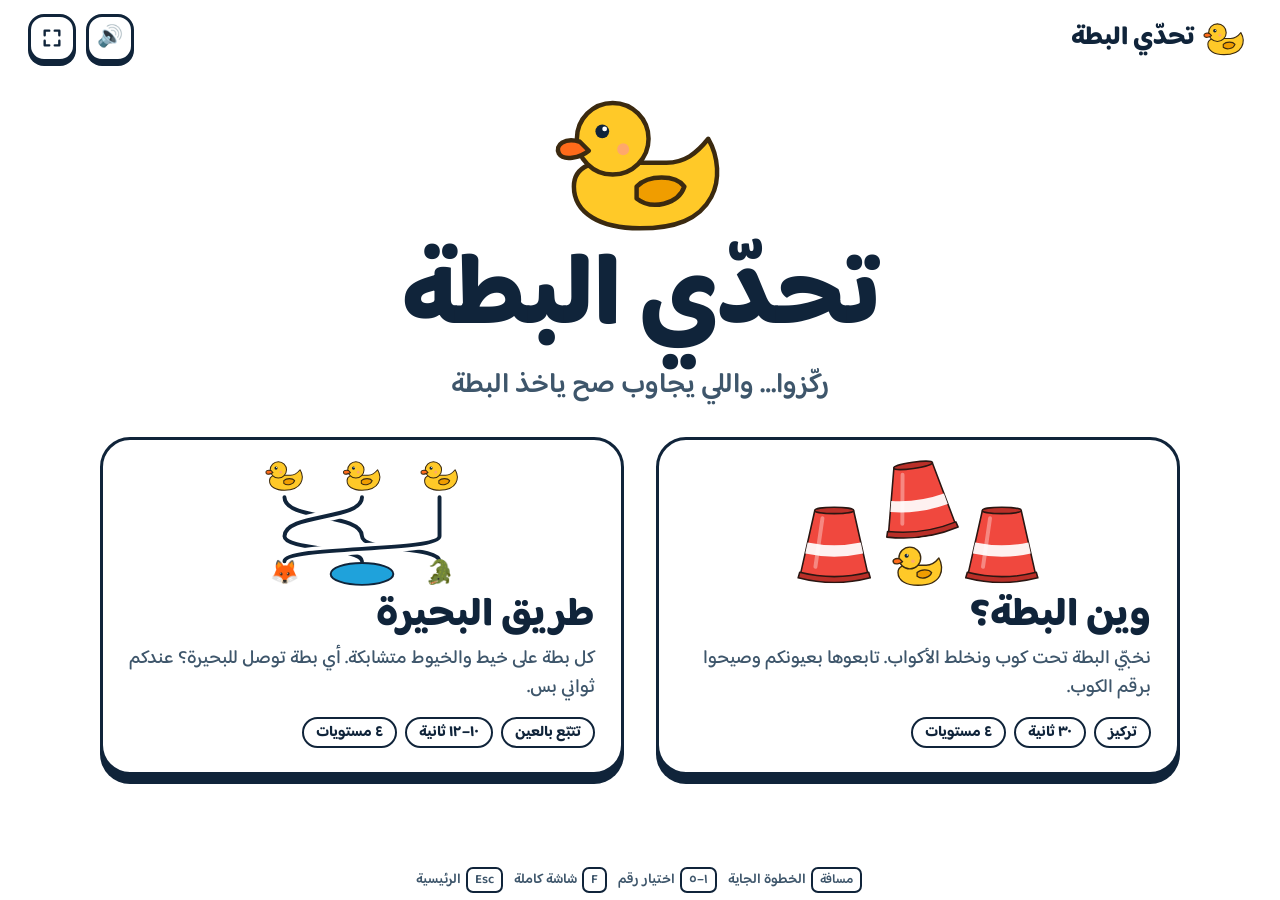
<file: duck/index.html>
<!DOCTYPE html>
<html lang="ar" dir="rtl" data-theme="light">
<head>
<meta charset="utf-8">
<meta name="viewport" content="width=device-width, initial-scale=1, viewport-fit=cover">
<title>تحدّي البطة</title>
<meta name="description" content="لعبتين تركيز سريعة للجمهور: وين البطة؟ وطريق البحيرة. اللي يجاوب صح ياخذ البطة.">
<meta name="theme-color" content="#FFFFFF">
<meta name="color-scheme" content="light">
<meta property="og:title" content="تحدّي البطة 🦆">
<meta property="og:description" content="ركّزوا… واللي يجاوب صح ياخذ البطة">
<meta property="og:type" content="website">
<link rel="icon" type="image/svg+xml" href="favicon.svg">
<link rel="preconnect" href="https://fonts.googleapis.com">
<link rel="preconnect" href="https://fonts.gstatic.com" crossorigin>
<link href="https://fonts.googleapis.com/css2?family=Baloo+Bhaijaan+2:wght@500;700;800&display=swap" rel="stylesheet">
<style>
:root{
  --bg:#FFFFFF;
  --tile:transparent;
  --track:rgba(16,36,58,.14);
  --surface:#FFFFFF;
  --ink:#10243A;
  --muted:#3E566B;
  --edge:#10243A;
  --line:#10243A;
  --duck:#FFC928;
  --duck-deep:#F09D00;
  --beak:#FF6B1A;
  --pond:#1FA2DB;
  --pond-deep:#0F75A8;
  --cup:#F0483E;
  --cup-deep:#B92F28;
  --good:#1BAF6A;
  --bad:#E5403A;
  --on-accent:#10243A;
  color-scheme:light;
  box-sizing:border-box;
  padding-top:env(safe-area-inset-top,0px);
  padding-bottom:env(safe-area-inset-bottom,0px);
}
*,*::before,*::after{box-sizing:inherit}
html{height:100%;scroll-padding-top:env(safe-area-inset-top,0px);background:#FFFFFF}
body{
  margin:0;height:100%;display:flex;flex-direction:column;overflow:hidden;
  background-color:var(--bg);
  color:var(--ink);
  font-family:"Baloo Bhaijaan 2","Tajawal","Segoe UI",Tahoma,system-ui,sans-serif;
  -webkit-user-select:none;user-select:none;-webkit-tap-highlight-color:transparent;
}
button{font-family:inherit}
button:focus-visible{outline:4px solid var(--pond);outline-offset:3px}

/* top bar */
.topbar{display:flex;align-items:center;justify-content:space-between;gap:12px;padding:12px clamp(12px,3vw,28px) 6px}
.brand{display:flex;align-items:center;gap:8px;font-weight:800;font-size:clamp(18px,2.2vw,26px);background:none;border:0;color:var(--ink);cursor:pointer;padding:4px 6px;border-radius:12px}
.brand svg{width:44px;height:37px}
.tools{display:flex;gap:10px}
.icon-btn{width:48px;height:48px;border-radius:16px;border:3px solid var(--edge);background:var(--surface);color:var(--ink);font-size:21px;cursor:pointer;box-shadow:0 4px 0 var(--edge);display:grid;place-items:center;padding:0}
.icon-btn:active{transform:translateY(3px);box-shadow:0 1px 0 var(--edge)}

main{flex:1;min-height:0;display:flex;flex-direction:column;overflow:auto}
.view{display:none;flex:1;min-height:0;flex-direction:column;padding:0 clamp(12px,3vw,32px) 10px}
.view.active{display:flex}

/* home */
.hero{text-align:center;padding:clamp(4px,2vh,24px) 0 clamp(14px,3vh,30px)}
.hero-duck{width:clamp(110px,14vw,180px);height:auto;animation:bob 2.6s ease-in-out infinite;transform-origin:50% 80%}
.hero h1{font-size:clamp(46px,8vw,112px);line-height:.95;margin:.05em 0 .12em;font-weight:800;letter-spacing:-.01em}
.hero p{font-size:clamp(18px,2.3vw,28px);color:var(--muted);margin:0;font-weight:600}
.games{display:grid;grid-template-columns:repeat(auto-fit,minmax(280px,1fr));gap:clamp(16px,2.6vw,32px);max-width:1080px;width:100%;margin:0 auto;padding-bottom:18px}
.game-card{text-align:right;background:var(--surface);color:var(--ink);border:3px solid var(--edge);border-radius:30px;padding:18px 26px 24px;box-shadow:0 9px 0 var(--edge);cursor:pointer;transition:transform .15s ease}
.game-card:hover{transform:translateY(-4px)}
.game-card:active{transform:translateY(6px);box-shadow:0 3px 0 var(--edge)}
.game-card svg.art{display:block;width:100%;height:130px;margin-bottom:6px}
.game-card h2{margin:0;font-size:clamp(28px,3.2vw,40px);font-weight:800;line-height:1.1}
.game-card p{margin:6px 0 14px;color:var(--muted);font-size:clamp(16px,1.6vw,19px);line-height:1.55;font-weight:500}
.chips{display:flex;gap:8px;flex-wrap:wrap}
.chip{background:var(--bg);border:2px solid var(--edge);border-radius:999px;padding:1px 12px;font-size:15px;font-weight:700}

/* game head */
.ghead{display:flex;align-items:center;justify-content:space-between;gap:10px;flex-wrap:wrap;padding:2px 0 4px}
.pill{border:3px solid var(--edge);background:var(--surface);border-radius:999px;padding:.12em .8em;font-weight:800;font-size:clamp(15px,1.5vw,30px);white-space:nowrap}
.levels{display:flex;gap:4px;background:var(--surface);border:3px solid var(--edge);border-radius:999px;padding:4px}
.levels button{border:0;background:transparent;color:var(--ink);font-weight:700;font-size:clamp(14px,1.3vw,26px);padding:.12em .7em;border-radius:999px;cursor:pointer}
.levels button.on{background:var(--duck);color:var(--on-accent)}
.levels.locked{opacity:.5;pointer-events:none}
.prompt{text-align:center;font-size:clamp(24px,4.4vw,92px);font-weight:800;margin:2px 0 4px;line-height:1.25;min-height:1.25em}
.prompt.pop{animation:pop .35s ease-out}
.hl{display:inline-block;background:var(--duck);color:var(--on-accent);border:3px solid var(--edge);border-radius:16px;padding:0 .3em;line-height:1.15}

/* timer */
.timer{position:relative;width:clamp(66px,5.6vw,118px);height:clamp(66px,5.6vw,118px);display:grid;place-items:center;font-weight:800;font-size:clamp(26px,2.4vw,50px);background:var(--surface);border:3px solid var(--edge);border-radius:50%}
.timer svg{position:absolute;inset:3px;width:calc(100% - 6px);height:calc(100% - 6px);transform:rotate(-90deg)}
.timer circle{fill:none;stroke-width:6}
.timer .track{stroke:var(--track)}
.timer #ringFg{stroke:var(--duck-deep);stroke-linecap:round}
.timer span{position:relative}
.timer.low #ringFg{stroke:var(--bad)}
.timer.low span{color:var(--bad);animation:pulse .5s ease-in-out infinite}

/* cups */
.stage{position:relative;flex:1;min-height:300px;width:100%;max-width:1700px;margin:0 auto}
.cup{position:absolute;left:0;bottom:80px;cursor:pointer;z-index:2}
.cup::after{content:"";position:absolute;left:10%;right:10%;bottom:-12px;height:20px;border-radius:50%;background:rgba(0,0,0,.16);z-index:0}
.cup .duck{position:absolute;left:19%;bottom:3%;width:62%;height:auto;z-index:1}
.cup .body{position:absolute;inset:0;z-index:2;transition:transform .5s cubic-bezier(.34,1.45,.64,1)}
.cup .body svg{width:100%;height:100%;display:block;overflow:visible}
.cup.lifted .body{transform:translateY(-70%) rotate(-6deg)}
.cup.shake .body svg{animation:shake .5s ease-in-out}
.slot{--s:clamp(58px,4.8vw,104px);position:absolute;bottom:6px;left:0;width:var(--s);height:var(--s);margin-left:calc(var(--s) / -2);border-radius:50%;background:var(--surface);color:var(--ink);border:3px solid var(--edge);display:grid;place-items:center;font-weight:800;font-size:calc(var(--s) * .52);box-shadow:0 4px 0 var(--edge);cursor:pointer;z-index:5;padding:0}
.slot.pulse{animation:pulse 1s ease-in-out infinite}
.slot.win{background:var(--duck);color:var(--on-accent);animation:none}
.slot.miss{opacity:.4;animation:none}

/* paths */
.board-wrap{position:relative;flex:1;min-height:280px}
.board{position:absolute;inset:0;width:100%;height:100%;transition:filter .45s ease,opacity .45s ease}
.board-wrap.covered .board{filter:blur(18px);opacity:.45}
.cover{position:absolute;inset:0;display:none;place-items:center;text-align:center;font-size:clamp(40px,7vw,96px);font-weight:800;line-height:1.1}
.cover small{display:block;font-size:clamp(17px,2vw,26px);color:var(--muted);font-weight:600;margin-top:6px}
.board-wrap.covered .cover{display:grid}
.halo{fill:none;stroke:var(--bg);stroke-width:28;stroke-linecap:round}
.wire{fill:none;stroke:var(--line);stroke-width:11;stroke-linecap:round}
.trace{fill:none;stroke-width:17;stroke-linecap:round}
.trace.win{stroke:var(--duck-deep)}
.trace.lose{stroke:var(--bad)}
.trace.old{opacity:.28}
.dstart{cursor:pointer}
.dstart.dim .dsvg{opacity:.28}
.badge circle{fill:var(--surface);stroke:var(--edge);stroke-width:3}
.badge text{fill:var(--ink);font-weight:800;font-size:38px}
.pond-water{fill:var(--pond);stroke:var(--edge);stroke-width:3}
.ripple{fill:none;stroke:#fff;stroke-opacity:.55;stroke-width:3}
.pond-label{fill:var(--pond-deep);font-weight:800;font-size:32px}
.end-emoji{font-size:66px}
.anim{transform-box:fill-box;transform-origin:center}
.anim.splash{animation:splash .7s ease-out}
.anim.shake{animation:shake .5s ease-in-out}

/* controls */
.controls{display:flex;justify-content:center;align-items:center;gap:12px;padding:8px 0 4px;flex-wrap:wrap}
.btn{font-weight:800;font-size:clamp(21px,2.2vw,44px);padding:.22em 1.4em .32em;border-radius:999px;border:3px solid var(--edge);background:var(--duck);color:var(--on-accent);box-shadow:0 6px 0 var(--edge);cursor:pointer;min-width:clamp(220px,18vw,400px)}
.btn:active{transform:translateY(4px);box-shadow:0 2px 0 var(--edge)}
.btn:disabled{opacity:.5;cursor:default;transform:none;box-shadow:0 6px 0 var(--edge)}

.hint{text-align:center;color:var(--muted);font-size:14px;padding:2px 12px 8px;font-weight:600}
.hint kbd{font-family:inherit;background:var(--surface);border:2px solid var(--edge);border-radius:7px;padding:0 7px;margin:0 2px;font-size:13px}
@media (hover:none){.hint{display:none}}

/* toast + confetti */
.toast{position:fixed;inset:0;display:grid;place-items:center;pointer-events:none;z-index:20;padding:20px}
.toast .card{background:var(--surface);border:4px solid var(--edge);border-radius:34px;box-shadow:0 10px 0 var(--edge);padding:18px 44px 26px;text-align:center;transform:scale(.6);opacity:0;transition:transform .35s cubic-bezier(.34,1.56,.64,1),opacity .2s}
.toast.show .card{transform:scale(1);opacity:1;pointer-events:auto}
.toast .big{font-size:clamp(38px,6vw,84px);font-weight:800;line-height:1.1}
.toast .sub{font-size:clamp(19px,2.5vw,32px);color:var(--muted);font-weight:700}
.toast-duck{width:clamp(100px,13vw,160px);height:auto;animation:bob 1.2s ease-in-out infinite;transform-origin:50% 80%}
#confetti{position:fixed;inset:0;width:100%;height:100%;pointer-events:none;z-index:30}

@keyframes bob{0%,100%{transform:translateY(0) rotate(-4deg)}50%{transform:translateY(-10px) rotate(4deg)}}
@keyframes shake{0%,100%{transform:translateX(0)}20%{transform:translateX(-10px) rotate(-5deg)}40%{transform:translateX(10px) rotate(5deg)}60%{transform:translateX(-6px)}80%{transform:translateX(6px)}}
@keyframes pulse{0%,100%{transform:scale(1)}50%{transform:scale(1.14)}}
@keyframes pop{0%{transform:scale(.9);opacity:.3}100%{transform:scale(1);opacity:1}}
@keyframes splash{0%{transform:scale(1)}35%{transform:scale(1.3)}70%{transform:scale(.94)}100%{transform:scale(1)}}
@media (prefers-reduced-motion: reduce){
  .hero-duck,.toast-duck,.slot.pulse,.timer.low span{animation:none}
}
</style>
</head>
<body>

<svg width="0" height="0" style="position:absolute" aria-hidden="true">
  <defs>
    <symbol id="duckArt" viewBox="0 0 120 100">
      <g stroke="#3B2A10" stroke-width="3" stroke-linejoin="round" stroke-linecap="round">
        <path style="fill:var(--duck)" d="M16 66 C16 52 30 48 46 50 L78 50 C90 50 98 44 106 34 C113 46 114 62 108 73 C100 88 84 94 60 94 C34 94 16 84 16 66 Z"/>
        <path style="fill:var(--duck-deep)" d="M58 66 C66 58 84 58 90 66 C86 78 68 82 58 74 Z"/>
        <circle style="fill:var(--duck)" cx="42" cy="34" r="24"/>
        <path style="fill:var(--beak)" d="M20 36 C10 33 3 38 6 44 C9 49 20 47 26 42 Z"/>
      </g>
      <circle cx="35" cy="29" r="4.6" fill="#10243A"/>
      <circle cx="36.6" cy="27.4" r="1.6" fill="#fff"/>
      <circle cx="49" cy="41" r="4" fill="#FF8FA3" opacity=".55"/>
    </symbol>
    <symbol id="cupArt" viewBox="0 0 200 200">
      <g stroke="#2A1612" stroke-width="4" stroke-linejoin="round">
        <path style="fill:var(--cup)" d="M50 16 Q100 4 150 16 L186 176 Q100 196 14 176 Z"/>
        <path fill="#FFFFFF" fill-opacity=".92" stroke="none" d="M32 96 Q100 110 168 96 L174 124 Q100 140 26 124 Z"/>
        <path style="fill:var(--cup-deep)" d="M12 172 Q100 194 188 172 L192 186 Q100 210 8 186 Z"/>
        <ellipse style="fill:var(--cup-deep)" cx="100" cy="14" rx="50" ry="8"/>
      </g>
      <path d="M70 34 L52 158" stroke="#fff" stroke-opacity=".35" stroke-width="10" stroke-linecap="round"/>
    </symbol>
  </defs>
</svg>

<header class="topbar">
  <button class="brand" id="homeBtn" type="button" aria-label="الرئيسية">
    <svg viewBox="0 0 120 100" aria-hidden="true"><use href="#duckArt"/></svg>
    تحدّي البطة
  </button>
  <div class="tools">
    <button class="icon-btn" id="soundBtn" type="button" aria-label="الصوت">🔊</button>
    <button class="icon-btn" id="fsBtn" type="button" aria-label="شاشة كاملة">
      <svg viewBox="0 0 24 24" width="22" height="22" fill="none" stroke="currentColor" stroke-width="2.6" stroke-linecap="round" stroke-linejoin="round" aria-hidden="true"><path d="M4 9V4h5M20 9V4h-5M4 15v5h5M20 15v5h-5"/></svg>
    </button>
  </div>
</header>

<main>
  <!-- HOME -->
  <section class="view" id="home">
    <div class="hero">
      <svg class="hero-duck" viewBox="0 0 120 100" aria-hidden="true"><use href="#duckArt"/></svg>
      <h1>تحدّي البطة</h1>
      <p>ركّزوا… واللي يجاوب صح ياخذ البطة</p>
    </div>
    <div class="games">
      <button class="game-card" type="button" data-go="cups">
        <svg class="art" viewBox="0 -14 330 166" aria-hidden="true">
          <svg x="8" y="46" width="100" height="100" viewBox="0 0 200 200"><use href="#cupArt"/></svg>
          <svg x="130" y="94" width="70" height="58" viewBox="0 0 120 100"><use href="#duckArt"/></svg>
          <g transform="rotate(-8 165 40)"><svg x="115" y="-12" width="100" height="100" viewBox="0 0 200 200"><use href="#cupArt"/></svg></g>
          <svg x="222" y="46" width="100" height="100" viewBox="0 0 200 200"><use href="#cupArt"/></svg>
        </svg>
        <h2>وين البطة؟</h2>
        <p>نخبّي البطة تحت كوب ونخلط الأكواب. تابعوها بعيونكم وصيحوا برقم الكوب.</p>
        <div class="chips"><span class="chip">تركيز</span><span class="chip">٣٠ ثانية</span><span class="chip">٤ مستويات</span></div>
      </button>
      <button class="game-card" type="button" data-go="paths">
        <svg class="art" viewBox="0 0 330 166" aria-hidden="true">
          <svg x="40" y="0" width="52" height="44" viewBox="0 0 120 100"><use href="#duckArt"/></svg>
          <svg x="139" y="0" width="52" height="44" viewBox="0 0 120 100"><use href="#duckArt"/></svg>
          <svg x="238" y="0" width="52" height="44" viewBox="0 0 120 100"><use href="#duckArt"/></svg>
          <g fill="none" stroke-linecap="round">
            <path d="M66 50 C66 80 165 70 165 100 C165 120 264 112 264 132" stroke="var(--bg)" stroke-width="14"/>
            <path d="M66 50 C66 80 165 70 165 100 C165 120 264 112 264 132" stroke="var(--line)" stroke-width="5"/>
            <path d="M165 50 C165 80 66 70 66 100 C66 118 165 114 165 132" stroke="var(--bg)" stroke-width="14"/>
            <path d="M165 50 C165 80 66 70 66 100 C66 118 165 114 165 132" stroke="var(--line)" stroke-width="5"/>
            <path d="M264 50 C264 84 264 96 264 100 C264 120 66 112 66 132" stroke="var(--bg)" stroke-width="14"/>
            <path d="M264 50 C264 84 264 96 264 100 C264 120 66 112 66 132" stroke="var(--line)" stroke-width="5"/>
          </g>
          <ellipse cx="165" cy="148" rx="40" ry="14" style="fill:var(--pond);stroke:var(--edge)" stroke-width="2.5"/>
          <text x="66" y="150" text-anchor="middle" dominant-baseline="central" font-size="30">🦊</text>
          <text x="264" y="150" text-anchor="middle" dominant-baseline="central" font-size="30">🐊</text>
        </svg>
        <h2>طريق البحيرة</h2>
        <p>كل بطة على خيط والخيوط متشابكة. أي بطة توصل للبحيرة؟ عندكم ثواني بس.</p>
        <div class="chips"><span class="chip">تتبّع بالعين</span><span class="chip">١٠–١٢ ثانية</span><span class="chip">٤ مستويات</span></div>
      </button>
    </div>
  </section>

  <!-- CUPS -->
  <section class="view" id="cups">
    <div class="ghead">
      <div class="pill">الجولة <b id="cupRound">١</b></div>
      <div class="levels" id="cupLevels"></div>
    </div>
    <h2 class="prompt" id="cupPrompt"></h2>
    <div class="stage" id="cupStage"></div>
    <div class="controls"><button class="btn" id="cupMain" type="button">ابدأ الخلط</button></div>
  </section>

  <!-- PATHS -->
  <section class="view" id="paths">
    <div class="ghead">
      <div class="pill">الجولة <b id="pathRound">١</b></div>
      <div class="timer" id="timer">
        <svg viewBox="0 0 64 64" aria-hidden="true"><circle class="track" cx="32" cy="32" r="26"/><circle id="ringFg" cx="32" cy="32" r="26"/></svg>
        <span id="timerNum">١٠</span>
      </div>
      <div class="levels" id="pathLevels"></div>
    </div>
    <h2 class="prompt" id="pathPrompt"></h2>
    <div class="board-wrap covered" id="boardWrap">
      <svg class="board" id="board" viewBox="0 0 1000 712" aria-label="خيوط البط"></svg>
      <div class="cover"><div>جاهزين؟<small>أول ما نبدأ يشتغل العدّاد… تتبّعوا الخيوط بعيونكم</small></div></div>
    </div>
    <div class="controls"><button class="btn" id="pathMain" type="button">ابدأ</button></div>
  </section>
</main>

<div class="hint"><kbd>مسافة</kbd> الخطوة الجاية &nbsp; <kbd>١–٥</kbd> اختيار رقم &nbsp; <kbd>F</kbd> شاشة كاملة &nbsp; <kbd>Esc</kbd> الرئيسية</div>

<div class="toast" id="toast"><div class="card">
  <svg class="toast-duck" viewBox="0 0 120 100" aria-hidden="true"><use href="#duckArt"/></svg>
  <div class="big" id="toastBig"></div>
  <div class="sub" id="toastSub"></div>
</div></div>
<canvas id="confetti"></canvas>

<script>
(() => {
const $ = s => document.querySelector(s);
const NS = 'http://www.w3.org/2000/svg';
const ar = n => String(n).replace(/\d/g, d => '٠١٢٣٤٥٦٧٨٩'[d]);
const rand = n => Math.floor(Math.random() * n);
const sleep = ms => new Promise(r => setTimeout(r, ms));
const shuffle = a => { for (let i = a.length - 1; i > 0; i--) { const j = rand(i + 1); [a[i], a[j]] = [a[j], a[i]]; } return a; };
const reduceMotion = !!(window.matchMedia && matchMedia('(prefers-reduced-motion: reduce)').matches);
const f1 = v => Math.round(v * 10) / 10;

function setPrompt(el, html) {
  el.innerHTML = html;
  el.classList.remove('pop'); void el.offsetWidth; el.classList.add('pop');
}

/* ---------- sound ---------- */
let actx = null, soundOn = true;
function tone(freq, dur = .12, type = 'sine', vol = .12, when = 0, toFreq = null) {
  if (!soundOn) return;
  try {
    actx = actx || new (window.AudioContext || window.webkitAudioContext)();
    if (actx.state === 'suspended') actx.resume();
    const t = actx.currentTime + when, o = actx.createOscillator(), g = actx.createGain();
    o.type = type; o.frequency.setValueAtTime(freq, t);
    if (toFreq) o.frequency.exponentialRampToValueAtTime(toFreq, t + dur);
    g.gain.setValueAtTime(0.0001, t);
    g.gain.exponentialRampToValueAtTime(vol, t + .01);
    g.gain.exponentialRampToValueAtTime(0.0001, t + dur);
    o.connect(g); g.connect(actx.destination); o.start(t); o.stop(t + dur + .05);
  } catch (e) {}
}
const sfx = {
  quack() { tone(640, .13, 'sawtooth', .07, 0, 330); tone(610, .16, 'sawtooth', .07, .17, 300); },
  swish() { tone(240 + Math.random() * 120, .07, 'triangle', .05, 0, 520); },
  tick() { tone(880, .08, 'square', .05); },
  win() { [523, 659, 784, 1047].forEach((fq, i) => tone(fq, .22, 'triangle', .14, i * .11)); },
  miss() { tone(230, .28, 'sawtooth', .07, 0, 110); },
  pop() { tone(500, .09, 'sine', .1, 0, 950); }
};
const soundBtn = $('#soundBtn');
function toggleSound() { soundOn = !soundOn; soundBtn.textContent = soundOn ? '🔊' : '🔇'; }
soundBtn.addEventListener('click', toggleSound);

/* ---------- fullscreen ---------- */
function toggleFS() {
  const d = document, el = d.documentElement;
  try {
    if (d.fullscreenElement || d.webkitFullscreenElement) {
      const ex = d.exitFullscreen || d.webkitExitFullscreen; if (ex) ex.call(d);
    } else {
      const rq = el.requestFullscreen || el.webkitRequestFullscreen;
      if (rq) { const p = rq.call(el); if (p && p.catch) p.catch(() => {}); }
    }
  } catch (e) {}
}
$('#fsBtn').addEventListener('click', toggleFS);

/* ---------- toast ---------- */
const toast = $('#toast');
let toastT = null;
function showToast(big, sub, delay = 550) {
  clearTimeout(toastT);
  toastT = setTimeout(() => {
    $('#toastBig').textContent = big; $('#toastSub').textContent = sub;
    toast.classList.add('show');
    toastT = setTimeout(hideToast, 2700);
  }, delay);
}
function hideToast() { clearTimeout(toastT); toast.classList.remove('show'); }
toast.addEventListener('click', hideToast);

/* ---------- confetti ---------- */
const cv = $('#confetti'), cx = cv.getContext('2d');
let parts = [], cRaf = null;
function sizeCanvas() {
  const dpr = Math.min(2, window.devicePixelRatio || 1);
  cv.width = innerWidth * dpr; cv.height = innerHeight * dpr;
  cx.setTransform(dpr, 0, 0, dpr, 0, 0);
}
function confetti() {
  if (reduceMotion) return;
  sizeCanvas();
  const cs = getComputedStyle(document.documentElement);
  const cols = ['--duck', '--beak', '--pond', '--cup', '--good', '--duck-deep'].map(v => cs.getPropertyValue(v).trim() || '#FFC928');
  const W = innerWidth, H = innerHeight;
  for (let i = 0; i < 190; i++) {
    const left = i % 2 === 0;
    parts.push({
      x: left ? -10 : W + 10, y: H * .7,
      vx: (left ? 1 : -1) * (5 + Math.random() * 11), vy: -(10 + Math.random() * 13),
      r: Math.random() * Math.PI, vr: (Math.random() - .5) * .4,
      w: 9 + Math.random() * 8, h: 5 + Math.random() * 6,
      c: cols[rand(cols.length)], round: Math.random() < .3
    });
  }
  if (!cRaf) cRaf = requestAnimationFrame(cTick);
}
function cTick() {
  const W = innerWidth, H = innerHeight;
  cx.clearRect(0, 0, W, H);
  for (const p of parts) {
    p.vy += .32; p.vx *= .985; p.x += p.vx; p.y += p.vy; p.r += p.vr;
    cx.save(); cx.translate(p.x, p.y); cx.rotate(p.r); cx.fillStyle = p.c;
    if (p.round) { cx.beginPath(); cx.arc(0, 0, p.w / 2.4, 0, Math.PI * 2); cx.fill(); }
    else cx.fillRect(-p.w / 2, -p.h / 2, p.w, p.h);
    cx.restore();
  }
  parts = parts.filter(p => p.y < H + 40);
  if (parts.length) cRaf = requestAnimationFrame(cTick);
  else { cx.clearRect(0, 0, W, H); cRaf = null; }
}

/* ---------- level chips ---------- */
function buildLevels(box, levels, onPick) {
  box.innerHTML = '';
  levels.forEach((L, i) => {
    const b = document.createElement('button');
    b.type = 'button'; b.textContent = L.name;
    b.addEventListener('click', () => onPick(i));
    box.appendChild(b);
  });
}
function markLevel(box, i) { [...box.children].forEach((b, j) => b.classList.toggle('on', j === i)); }

/* =========================================================
   GAME 1 — وين البطة؟ (shell game)
   ========================================================= */
const CUP_LEVELS = [
  { name: 'سهل',   n: 3, swaps: 6,  dur: 620 },
  { name: 'متوسط', n: 3, swaps: 10, dur: 450 },
  { name: 'صعب',   n: 4, swaps: 13, dur: 350 },
  { name: 'خارق',  n: 5, swaps: 17, dur: 270 }
];
const cup = { level: 0, round: 1, state: 'intro', n: 3, slotCup: [], duckCup: 0, els: [], slots: [], busy: false, built: false, cw: 160 };
const cupStage = $('#cupStage'), cupPrompt = $('#cupPrompt'), cupMain = $('#cupMain'), cupLevelsEl = $('#cupLevels');

function slotX(s) { // left edge of a cup at slot s; slot ١ sits on the right
  const W = cupStage.clientWidth, n = cup.n, cw = cup.cw;
  const gap = (W - n * cw) / (n + 1);
  return gap + (n - 1 - s) * (cw + gap);
}
function layoutCups() {
  if (!cup.built || cup.busy) return;
  const W = cupStage.clientWidth, H = cupStage.clientHeight;
  if (!W) return;
  const sh = cup.slots[0] ? cup.slots[0].offsetHeight : 58, base = sh + 26;
  cup.cw = Math.max(64, Math.min(360, W / (cup.n + .9), (H - base - 24) / 1.72));
  cup.els.forEach(el => { el.style.width = el.style.height = cup.cw + 'px'; el.style.bottom = base + 'px'; });
  cup.slotCup.forEach((ci, s) => { cup.els[ci].style.transform = `translate(${slotX(s)}px,0)`; });
  cup.slots.forEach((b, s) => { b.style.left = (slotX(s) + cup.cw / 2) + 'px'; });
}
if (window.ResizeObserver) new ResizeObserver(() => layoutCups()).observe(cupStage);
else window.addEventListener('resize', layoutCups);

function makeCup(i) {
  const el = document.createElement('div');
  el.className = 'cup';
  el.innerHTML = (i === cup.duckCup ? `<svg class="duck" viewBox="0 0 120 100" aria-hidden="true"><use href="#duckArt"/></svg>` : '') +
    `<div class="body"><svg viewBox="0 0 200 200" aria-hidden="true"><use href="#cupArt"/></svg></div>`;
  el.addEventListener('click', () => cupsOpen(cup.slotCup.indexOf(i)));
  return el;
}

function cupsNewRound() {
  hideToast();
  const L = CUP_LEVELS[cup.level];
  cup.n = L.n; cup.slotCup = [...Array(L.n).keys()]; cup.duckCup = rand(L.n);
  cupStage.innerHTML = ''; cup.els = []; cup.slots = [];
  for (let i = 0; i < L.n; i++) { const el = makeCup(i); cupStage.appendChild(el); cup.els.push(el); }
  for (let s = 0; s < L.n; s++) {
    const b = document.createElement('button');
    b.type = 'button'; b.className = 'slot'; b.textContent = ar(s + 1);
    b.setAttribute('aria-label', 'كوب ' + ar(s + 1));
    b.addEventListener('click', () => cupsOpen(s));
    cupStage.appendChild(b); cup.slots.push(b);
  }
  cup.built = true; cup.state = 'intro'; cup.busy = false;
  layoutCups();
  setTimeout(() => cup.els.forEach(e => e.classList.add('lifted')), 140);
  setPrompt(cupPrompt, `البطة تحت كوب <span class="hl">${ar(cup.duckCup + 1)}</span> ركّزوا عليها 👀`);
  cupMain.textContent = 'ابدأ الخلط'; cupMain.disabled = false;
  $('#cupRound').textContent = ar(cup.round);
  markLevel(cupLevelsEl, cup.level);
}

function moveCup(ci, from, to, front, dur) {
  const el = cup.els[ci], x1 = slotX(from), x2 = slotX(to), d = Math.abs(from - to);
  const dy = front ? cup.cw * (.05 + d * .03) : -cup.cw * (.1 + d * .05);
  const sc = front ? 1.07 : .9;
  el.style.zIndex = front ? 4 : 1;
  el.style.transform = `translate(${x2}px,0)`;
  const frames = [];
  for (let i = 0; i <= 8; i++) {
    const t = i / 8, s = Math.sin(Math.PI * t);
    frames.push({ transform: `translate(${x1 + (x2 - x1) * t}px,${dy * s}px) scale(${1 + (sc - 1) * s})` });
  }
  const a = el.animate(frames, { duration: dur, easing: 'ease-in-out' });
  return a.finished.then(() => { el.style.zIndex = 2; }).catch(() => { el.style.zIndex = 2; });
}

async function cupsStart() {
  if (cup.state !== 'intro' || cup.busy) return;
  const L = CUP_LEVELS[cup.level];
  cup.busy = true; cup.state = 'shuffling';
  cupMain.disabled = true; cupLevelsEl.classList.add('locked');
  cup.els.forEach(e => e.classList.remove('lifted'));
  setPrompt(cupPrompt, 'لا ترمشون… 👀');
  sfx.quack();
  await sleep(800);
  for (let k = 0; k < L.swaps; k++) {
    const a = rand(cup.n); let b = rand(cup.n - 1); if (b >= a) b++;
    const ca = cup.slotCup[a], cb = cup.slotCup[b];
    const dur = L.dur * (Math.abs(a - b) > 1 ? 1.15 : 1);
    sfx.swish();
    await Promise.all([moveCup(ca, a, b, true, dur), moveCup(cb, b, a, false, dur)]);
    cup.slotCup[a] = cb; cup.slotCup[b] = ca;
  }
  cup.busy = false; cup.state = 'guess';
  cupMain.disabled = false; cupLevelsEl.classList.remove('locked');
  layoutCups();
  cup.slots.forEach(b => b.classList.add('pulse'));
  setPrompt(cupPrompt, 'وين البطة؟ صيحوا بالرقم! 🗣️');
  cupMain.textContent = 'اكشف البطة';
}

function cupsOpen(s) {
  if (cup.busy || s == null || s < 0 || s >= cup.n) return;
  if (cup.state !== 'guess' && cup.state !== 'revealed') return;
  const ci = cup.slotCup[s], el = cup.els[ci];
  if (el.classList.contains('lifted')) return;
  el.classList.add('lifted');
  if (ci === cup.duckCup) { cupsWin(s); return; }
  sfx.miss();
  cup.slots[s].classList.add('miss');
  if (cup.state === 'guess') setPrompt(cupPrompt, `كوب ${ar(s + 1)} فاضي! 😅 مين قال غيره؟`);
  el.classList.remove('shake'); void el.offsetWidth; el.classList.add('shake');
}

function cupsWin(s) {
  cup.state = 'revealed';
  cup.slots.forEach(b => b.classList.remove('pulse'));
  cup.slots[s].classList.add('win');
  setPrompt(cupPrompt, `🎉 البطة تحت كوب <span class="hl">${ar(s + 1)}</span>`);
  sfx.win(); setTimeout(sfx.quack, 550);
  confetti();
  showToast('مبروك! 🎉', `اللي قال رقم ${ar(s + 1)} ياخذ البطة`);
  cupMain.textContent = 'الجولة الجاية';
}

function cupsMain() {
  if (cup.busy) return;
  if (cup.state === 'intro') cupsStart();
  else if (cup.state === 'guess') cupsOpen(cup.slotCup.indexOf(cup.duckCup));
  else if (cup.state === 'revealed') {
    cup.round++; cup.level = Math.min(cup.level + 1, CUP_LEVELS.length - 1);
    cupsNewRound();
  }
}
cupMain.addEventListener('click', cupsMain);
buildLevels(cupLevelsEl, CUP_LEVELS, i => { if (cup.busy) return; cup.level = i; cupsNewRound(); });

/* =========================================================
   GAME 2 — طريق البحيرة (tangled lines)
   ========================================================= */
const PATH_LEVELS = [
  { name: 'سهل',   n: 3, k: 3, t: 10 },
  { name: 'متوسط', n: 4, k: 4, t: 12 },
  { name: 'صعب',   n: 4, k: 5, t: 12 },
  { name: 'خارق',  n: 5, k: 6, t: 12 }
];
const OBST = [['🦊', 'الثعلب'], ['🐊', 'التمساح'], ['🌵', 'الصبّار'], ['🐍', 'الثعبان'], ['🕳️', 'الحفرة']];
const VB = { W: 1000, H: 712, top: 150, bot: 582 };
const pz = { level: 0, round: 1, state: 'ready', built: false, busy: false, paths: [], finalPos: [], winner: 0, pondPos: 0, ends: [], traced: new Set() };
const board = $('#board'), boardWrap = $('#boardWrap'), pathPrompt = $('#pathPrompt'), pathMain = $('#pathMain'), pathLevelsEl = $('#pathLevels');

function colX(j, n) { // slot ١ on the right
  const m = n === 3 ? 240 : (n === 4 ? 170 : 130);
  return VB.W - m - j * (VB.W - 2 * m) / (n - 1);
}
function toPath(pts) {
  let d = `M${f1(pts[0][0])} ${f1(pts[0][1])}`;
  for (let i = 1; i < pts.length; i++) {
    const [x1, y1] = pts[i - 1], [x2, y2] = pts[i], c = (y2 - y1) * .55;
    d += ` C${f1(x1)} ${f1(y1 + c)} ${f1(x2)} ${f1(y2 - c)} ${f1(x2)} ${f1(y2)}`;
  }
  return d;
}
function genPuzzle(n, k) {
  let order = [...Array(n).keys()];
  const lv = [order.slice()];
  for (let L = 0; L < k; L++) {
    const next = order.slice(); let sw = 0;
    for (let j = 0; j < n - 1;) {
      if (Math.random() < .6) { [next[j], next[j + 1]] = [next[j + 1], next[j]]; sw++; j += 2; }
      else j++;
    }
    if (!sw) { const s = rand(n - 1); [next[s], next[s + 1]] = [next[s + 1], next[s]]; }
    order = next; lv.push(order.slice());
  }
  const gap = Math.abs(colX(0, n) - colX(1, n)), segH = (VB.bot - VB.top) / k;
  const paths = [];
  for (let d = 0; d < n; d++) {
    const pts = [];
    for (let L = 0; L <= k; L++) {
      let x = colX(lv[L].indexOf(d), n), y = VB.top + segH * L;
      if (L > 0 && L < k) { x += (Math.random() - .5) * gap * .36; y += (Math.random() - .5) * segH * .4; }
      pts.push([x, y]);
    }
    paths.push(toPath(pts));
  }
  const finalPos = [...Array(n).keys()].map(d => lv[k].indexOf(d));
  let cands = [...Array(n).keys()].filter(d => finalPos[d] !== d);
  if (!cands.length) cands = [...Array(n).keys()];
  const winner = cands[rand(cands.length)];
  return { paths, finalPos, winner, pondPos: finalPos[winner] };
}

function renderPuzzle() {
  const n = PATH_LEVELS[pz.level].n;
  const obs = shuffle(OBST.slice());
  let s = '', oi = 0;
  pz.ends = [];
  for (let j = 0; j < n; j++) {
    const x = f1(colX(j, n));
    if (j === pz.pondPos) {
      pz.ends[j] = null;
      s += `<g transform="translate(${x} ${VB.bot + 46})"><g class="anim" id="pond">
        <ellipse class="pond-water" rx="98" ry="34"/><ellipse class="ripple" rx="64" ry="21"/><ellipse class="ripple" rx="30" ry="9"/>
      </g><text class="pond-label" y="66" text-anchor="middle">البحيرة</text></g>`;
    } else {
      const [e, name] = obs[oi++];
      pz.ends[j] = { e, name };
      s += `<g transform="translate(${x} ${VB.bot + 48})"><g class="anim" data-end="${j}"><text class="end-emoji" text-anchor="middle" dominant-baseline="central">${e}</text></g></g>`;
    }
  }
  s += '<g>';
  pz.paths.forEach(d => { s += `<path class="halo" d="${d}"/><path class="wire" d="${d}"/>`; });
  s += '</g><g id="traces"></g>';
  for (let d = 0; d < n; d++) {
    const x = f1(colX(d, n));
    s += `<g class="dstart" data-d="${d}" transform="translate(${x} 0)">
      <rect x="-62" y="0" width="124" height="${VB.top}" fill="transparent"/>
      <svg class="dsvg" x="-50" y="60" width="100" height="84" viewBox="0 0 120 100"><use href="#duckArt"/></svg>
      <g class="badge"><circle cx="0" cy="31" r="28"/><text x="0" y="33" text-anchor="middle" dominant-baseline="central">${ar(d + 1)}</text></g>
    </g>`;
  }
  s += '<g id="mover"></g>';
  board.innerHTML = s;
  board.querySelectorAll('.dstart').forEach(g => g.addEventListener('click', () => pathsTrace(+g.dataset.d)));
}

/* timer */
let timerId = null;
const ring = $('#ringFg'), timerNum = $('#timerNum'), timerEl = $('#timer');
const CIRC = 2 * Math.PI * 26;
ring.style.strokeDasharray = CIRC;
function setTimer(sec, frac) {
  timerNum.textContent = ar(Math.ceil(sec));
  ring.style.strokeDashoffset = CIRC * (1 - frac);
  timerEl.classList.toggle('low', sec <= 3 && frac < 1 && sec > 0);
}
function startTimer(total, onEnd) {
  stopTimer();
  const t0 = performance.now(); let last = total;
  timerId = setInterval(() => {
    const left = Math.max(0, total - (performance.now() - t0) / 1000);
    setTimer(left, left / total);
    const s = Math.ceil(left);
    if (s !== last) { last = s; if (s <= 3 && s > 0) sfx.tick(); }
    if (left <= 0) { stopTimer(); if (onEnd) onEnd(); }
  }, 100);
}
function stopTimer() { if (timerId) { clearInterval(timerId); timerId = null; } timerEl.classList.remove('low'); }

function pathsNew() {
  hideToast(); stopTimer();
  const L = PATH_LEVELS[pz.level];
  Object.assign(pz, genPuzzle(L.n, L.k));
  pz.traced = new Set(); pz.state = 'ready'; pz.busy = false; pz.built = true;
  renderPuzzle();
  boardWrap.classList.add('covered');
  setPrompt(pathPrompt, 'أي بطة توصل للبحيرة؟ 🌊');
  pathMain.textContent = 'ابدأ'; pathMain.disabled = false;
  setTimer(L.t, 1);
  $('#pathRound').textContent = ar(pz.round);
  markLevel(pathLevelsEl, pz.level);
}
function pathsStart() {
  if (pz.state !== 'ready') return;
  boardWrap.classList.remove('covered');
  pz.state = 'running'; sfx.pop();
  setPrompt(pathPrompt, 'تتبّعوا الخيوط بعيونكم… 👀');
  pathMain.textContent = 'اكشف الطريق';
  startTimer(PATH_LEVELS[pz.level].t, () => {
    if (pz.state === 'running') {
      pz.state = 'guess';
      setPrompt(pathPrompt, 'خلص الوقت! ⏰ أي رقم يوصل؟ صيحوا!');
      sfx.quack();
    }
  });
}
function pathsTrace(d) {
  const n = PATH_LEVELS[pz.level].n;
  if (pz.busy || pz.state === 'ready' || d == null || d < 0 || d >= n || pz.traced.has(d)) return;
  pz.traced.add(d); pz.busy = true;
  const win = d === pz.winner;
  if (win) stopTimer();
  pathLevelsEl.classList.add('locked'); pathMain.disabled = true;
  const tl = board.querySelector('#traces');
  tl.querySelectorAll('.trace').forEach(p => p.classList.add('old'));
  const p = document.createElementNS(NS, 'path');
  p.setAttribute('d', pz.paths[d]); p.setAttribute('class', 'trace ' + (win ? 'win' : 'lose'));
  tl.appendChild(p);
  const len = p.getTotalLength();
  p.style.strokeDasharray = len; p.style.strokeDashoffset = len;
  board.querySelector(`.dstart[data-d="${d}"]`).classList.add('dim');
  const mv = board.querySelector('#mover');
  mv.innerHTML = `<svg x="-46" y="-42" width="92" height="77" viewBox="0 0 120 100"><use href="#duckArt"/></svg>`;
  sfx.quack();
  const dur = reduceMotion ? 600 : 2300, t0 = performance.now();
  const step = now => {
    const t = Math.min(1, (now - t0) / dur);
    const e = t < .5 ? 2 * t * t : 1 - Math.pow(-2 * t + 2, 2) / 2;
    const pt = p.getPointAtLength(e * len);
    p.style.strokeDashoffset = len * (1 - e);
    mv.setAttribute('transform', `translate(${pt.x} ${pt.y})`);
    if (t < 1) requestAnimationFrame(step); else done();
  };
  requestAnimationFrame(step);
  function done() {
    pz.busy = false;
    pathLevelsEl.classList.remove('locked'); pathMain.disabled = false;
    if (win) {
      pz.state = 'revealed';
      const pond = board.querySelector('#pond');
      if (pond) { pond.classList.remove('splash'); void pond.getBoundingClientRect(); pond.classList.add('splash'); }
      setPrompt(pathPrompt, `🎉 البطة <span class="hl">${ar(d + 1)}</span> وصلت البحيرة`);
      sfx.win(); setTimeout(sfx.quack, 550);
      confetti();
      showToast('مبروك! 🎉', `اللي قال رقم ${ar(d + 1)} ياخذ البطة`);
      pathMain.textContent = 'الجولة الجاية';
    } else {
      const j = pz.finalPos[d], o = pz.ends[j];
      sfx.miss();
      if (o) {
        setPrompt(pathPrompt, `البطة ${ar(d + 1)} راحت عند ${o.name} ${o.e} 😵`);
        const g = board.querySelector(`[data-end="${j}"]`);
        if (g) { g.classList.remove('shake'); void g.getBoundingClientRect(); g.classList.add('shake'); }
      }
    }
  }
}
function pathsMainAct() {
  if (pz.busy) return;
  if (pz.state === 'ready') pathsStart();
  else if (pz.state === 'running' || pz.state === 'guess') { stopTimer(); pathsTrace(pz.winner); }
  else if (pz.state === 'revealed') {
    pz.round++; pz.level = Math.min(pz.level + 1, PATH_LEVELS.length - 1);
    pathsNew();
  }
}
pathMain.addEventListener('click', pathsMainAct);
buildLevels(pathLevelsEl, PATH_LEVELS, i => { if (pz.busy) return; pz.level = i; pathsNew(); });

/* ---------- views ---------- */
const views = { home: $('#home'), cups: $('#cups'), paths: $('#paths') };
let current = '';
function show(name, fromHash) {
  if (!views[name]) name = 'home';
  if (current === 'paths' && name !== 'paths' && pz.state === 'running') { stopTimer(); pz.state = 'guess'; }
  Object.entries(views).forEach(([k, v]) => v.classList.toggle('active', k === name));
  current = name;
  hideToast();
  if (!fromHash) { try { location.hash = name; } catch (e) {} }
  if (name === 'cups') { if (!cup.built) cupsNewRound(); else requestAnimationFrame(layoutCups); }
  if (name === 'paths' && !pz.built) pathsNew();
}
window.addEventListener('hashchange', () => { const h = location.hash.slice(1) || 'home'; if (h !== current) show(h, true); });
document.querySelectorAll('[data-go]').forEach(b => b.addEventListener('click', () => show(b.dataset.go)));
$('#homeBtn').addEventListener('click', () => show('home'));

/* keep focus off buttons so Space always drives the game */
document.addEventListener('click', e => { const b = e.target.closest('button'); if (b) setTimeout(() => b.blur(), 0); });

document.addEventListener('keydown', e => {
  if (e.metaKey || e.ctrlKey || e.altKey) return;
  const k = e.key;
  if (k === ' ' || k === 'Enter') {
    if (e.target.closest && e.target.closest('button')) return;
    e.preventDefault();
    hideToast();
    if (current === 'cups') cupsMain(); else if (current === 'paths') pathsMainAct();
    return;
  }
  if (k === 'Escape') { hideToast(); show('home'); return; }
  if (k === 'f' || k === 'F' || k === 'ب') { toggleFS(); return; }
  if (k === 'm' || k === 'M' || k === 'ة') { toggleSound(); return; }
  let idx = '12345'.indexOf(k); if (idx < 0) idx = '١٢٣٤٥'.indexOf(k);
  if (idx < 0 || k === '') return;
  if (current === 'home') { if (idx === 0) show('cups'); else if (idx === 1) show('paths'); }
  else if (current === 'cups') cupsOpen(idx);
  else if (current === 'paths') pathsTrace(idx);
});

show(location.hash.slice(1) || 'home', true);
})();
</script>
</body>
</html>
</file>
<file: assets/fonts.css>
/* Canva Sans Display + Graphik Arabic, the same faces index.html embeds.
   Split out so other pages (the share-card generator) match the site exactly. */
@font-face{font-family:'Canva Sans Display';src:url([data-uri]) format('woff2');font-weight:400;font-style:normal;font-display:swap}
@font-face{font-family:'Canva Sans Display';src:url([data-uri]) format('woff2');font-weight:500;font-style:normal;font-display:swap}
@font-face{font-family:'Canva Sans Display';src:url([data-uri]) format('woff2');font-weight:700;font-style:normal;font-display:swap}
@font-face{font-family:'Graphik Arabic';src:url([data-uri]) format('woff2');font-weight:400;font-style:normal;font-display:swap}
@font-face{font-family:'Graphik Arabic';src:url([data-uri]) format('woff2');font-weight:500;font-style:normal;font-display:swap}
@font-face{font-family:'Graphik Arabic';src:url([data-uri]) format('woff2');font-weight:600;font-style:normal;font-display:swap}
@font-face{font-family:'Graphik Arabic';src:url([data-uri]) format('woff2');font-weight:700;font-style:normal;font-display:swap}
@font-face{font-family:'Graphik Arabic';src:url([data-uri]) format('woff2');font-weight:900;font-style:normal;font-display:swap}
</file>
